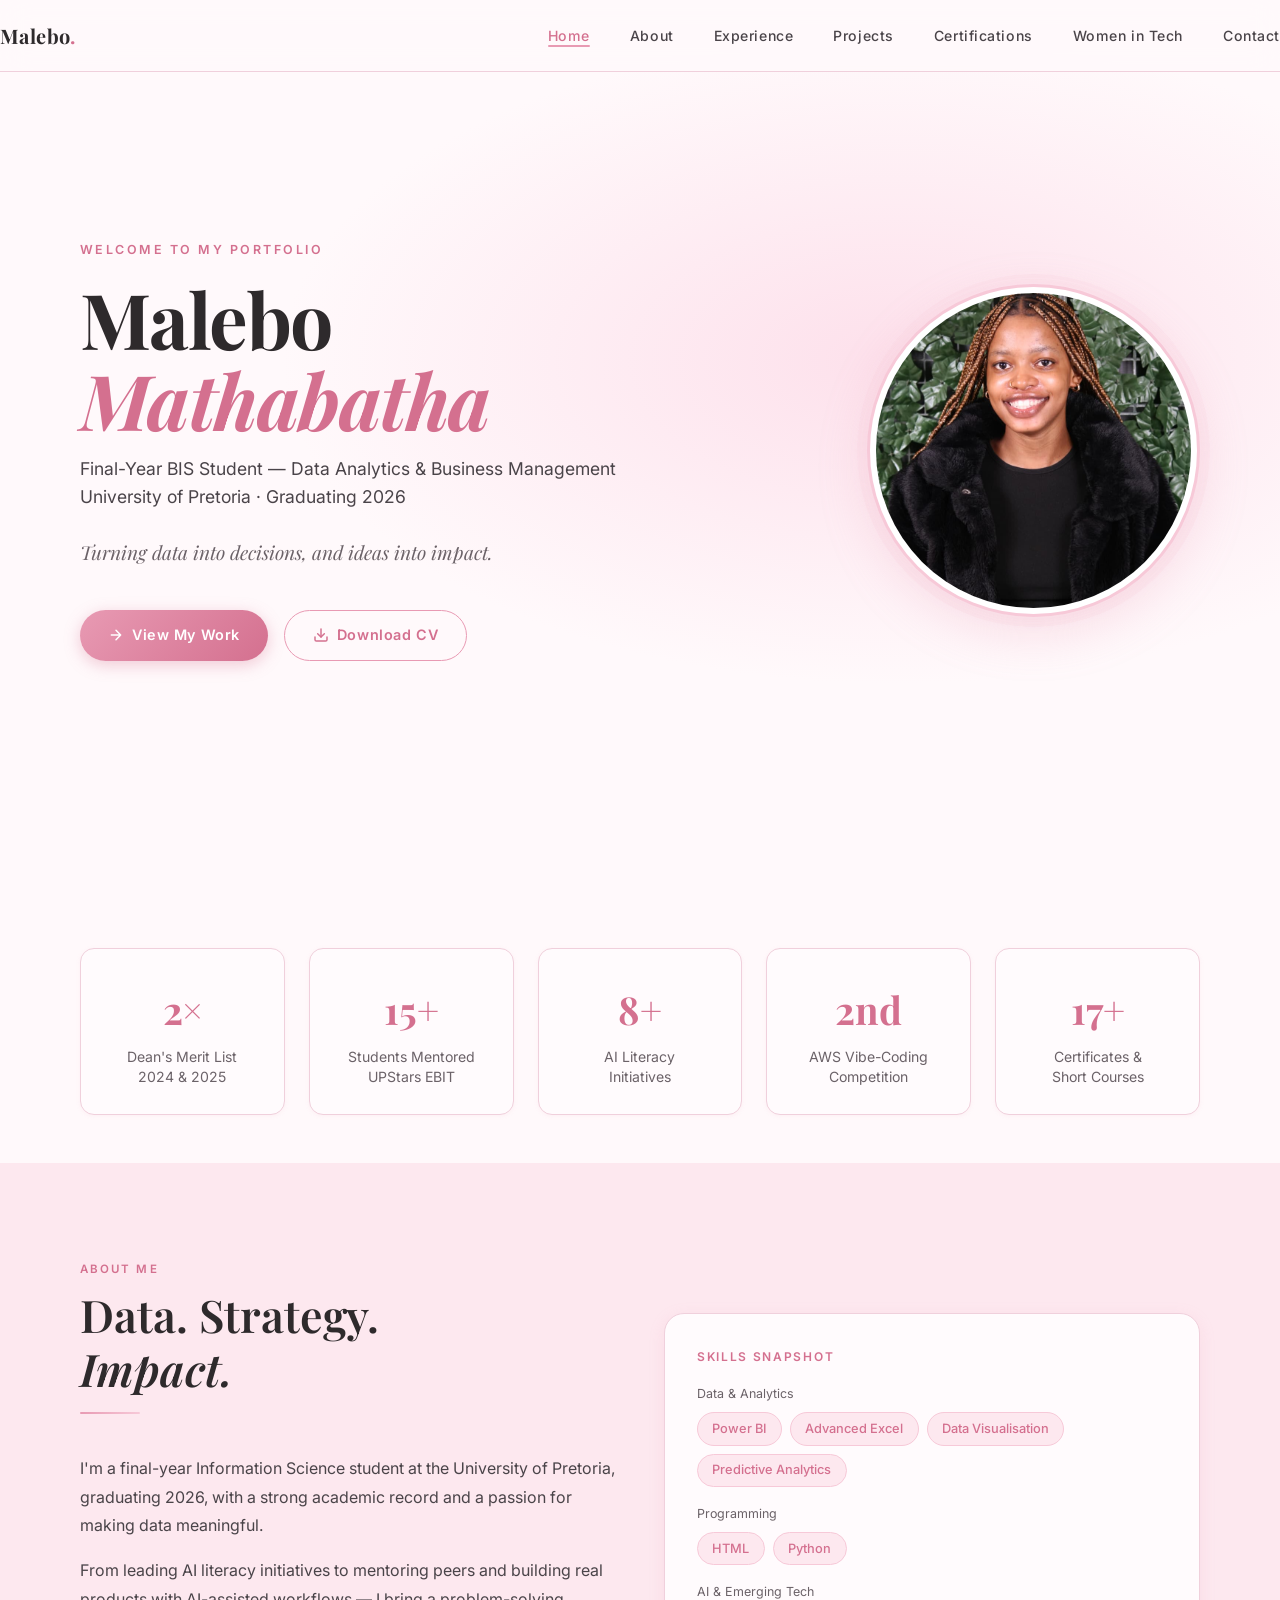
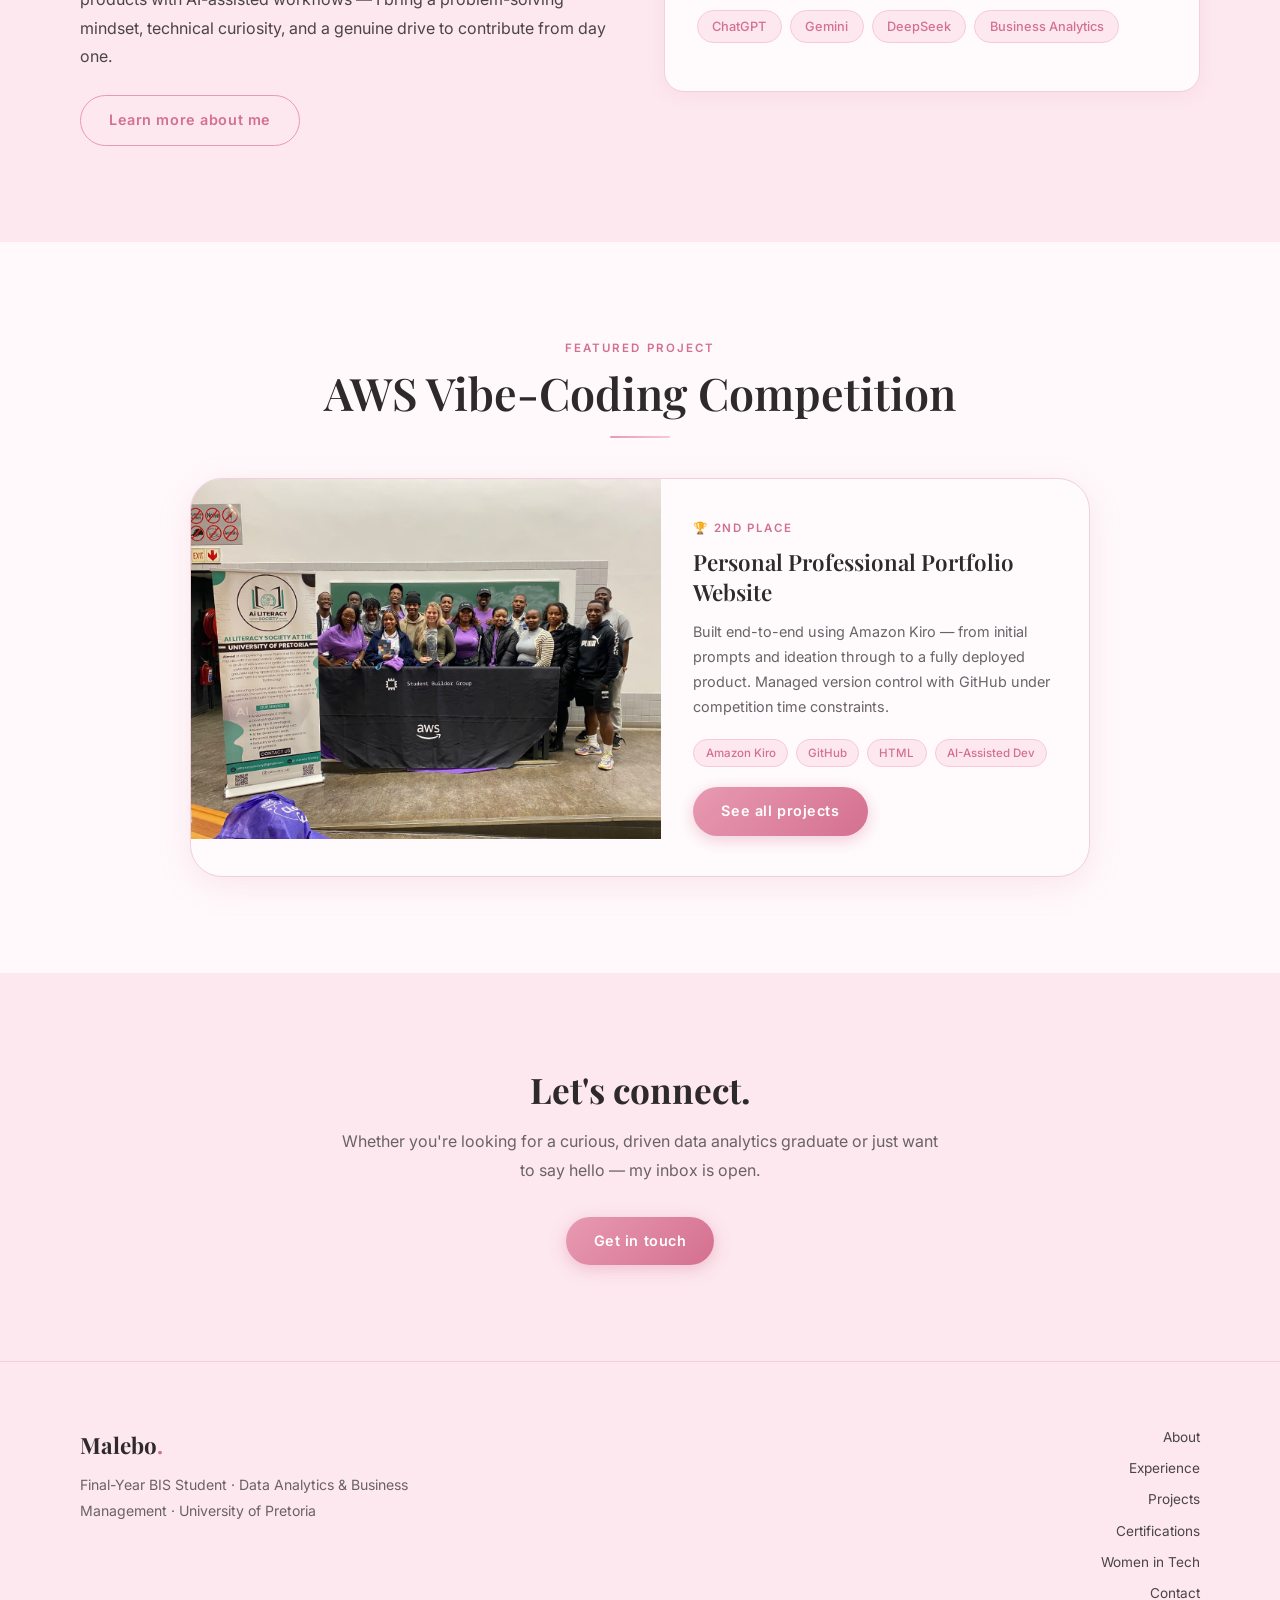
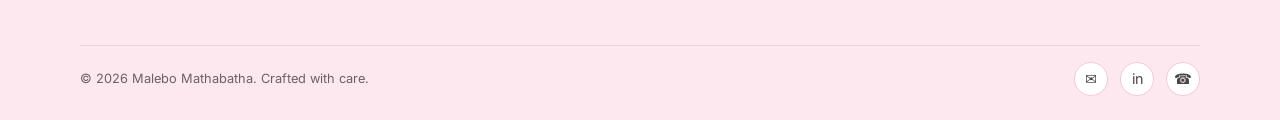
<file: index.html>
<!DOCTYPE html>
<html lang="en">
<head>
  <meta charset="UTF-8">
  <meta name="viewport" content="width=device-width, initial-scale=1.0">
  <meta name="description" content="Malebo Mathabatha — Final-year BIS student at the University of Pretoria, majoring in Data Analytics and Business Management. Portfolio website.">
  <title>Malebo Mathabatha — Portfolio</title>
  <link rel="preconnect" href="https://fonts.googleapis.com">
  <link rel="preconnect" href="https://fonts.gstatic.com" crossorigin>
  <link rel="stylesheet" href="assets/style.css">
</head>
<body>

  <!-- ── NAV ─────────────────────────────────────────────── -->
  <nav class="nav" role="navigation" aria-label="Main navigation">
    <div class="container nav__inner">
      <a href="index.html" class="nav__logo" aria-label="Malebo Mathabatha home">
        Malebo<span>.</span>
      </a>
      <ul class="nav__links" role="list">
        <li><a href="index.html"          class="nav__link">Home</a></li>
        <li><a href="about.html"          class="nav__link">About</a></li>
        <li><a href="experience.html"     class="nav__link">Experience</a></li>
        <li><a href="projects.html"       class="nav__link">Projects</a></li>
        <li><a href="certifications.html" class="nav__link">Certifications</a></li>
        <li><a href="women-in-tech.html"  class="nav__link">Women in Tech</a></li>
        <li><a href="contact.html"        class="nav__link">Contact</a></li>
      </ul>
      <button class="nav__burger" aria-label="Toggle menu" aria-expanded="false" aria-controls="mobile-menu">
        <span></span><span></span><span></span>
      </button>
    </div>
  </nav>

  <!-- Mobile menu -->
  <div class="nav__mobile" id="mobile-menu" aria-hidden="true">
    <a href="index.html"          class="nav__link">Home</a>
    <a href="about.html"          class="nav__link">About</a>
    <a href="experience.html"     class="nav__link">Experience</a>
    <a href="projects.html"       class="nav__link">Projects</a>
    <a href="certifications.html" class="nav__link">Certifications</a>
    <a href="women-in-tech.html"  class="nav__link">Women in Tech</a>
    <a href="contact.html"        class="nav__link">Contact</a>
  </div>

  <!-- ── HERO ─────────────────────────────────────────────── -->
  <main>
    <section class="hero" aria-label="Introduction">
      <div class="container hero__inner">

        <!-- Text block -->
        <div class="hero__text">
          <p class="hero__eyebrow">Welcome to my portfolio</p>
          <h1 class="hero__name">
            Malebo<br><em>Mathabatha</em>
          </h1>
          <p class="hero__title">
            Final-Year BIS Student — Data Analytics &amp; Business Management<br>
            University of Pretoria · Graduating 2026
          </p>
          <p class="hero__tagline">
            Turning data into decisions, and ideas into impact.
          </p>
          <div class="hero__actions">
            <a href="projects.html" class="btn btn--primary">
              <!-- arrow right icon -->
              <svg width="16" height="16" viewBox="0 0 24 24" fill="none" stroke="currentColor" stroke-width="2.2" stroke-linecap="round" stroke-linejoin="round" aria-hidden="true"><path d="M5 12h14M12 5l7 7-7 7"/></svg>
              View My Work
            </a>
            <a href="assets/cv/Malebo_Mathabatha_CV.pdf" download class="btn btn--outline">
              <!-- download icon -->
              <svg width="16" height="16" viewBox="0 0 24 24" fill="none" stroke="currentColor" stroke-width="2.2" stroke-linecap="round" stroke-linejoin="round" aria-hidden="true"><path d="M21 15v4a2 2 0 0 1-2 2H5a2 2 0 0 1-2-2v-4"/><polyline points="7 10 12 15 17 10"/><line x1="12" y1="15" x2="12" y2="3"/></svg>
              Download CV
            </a>
          </div>
        </div>

        <!-- Photo -->
        <div class="hero__photo-wrap" aria-hidden="true">
          <div class="hero__photo-ring">
            <img
              src="assets/images/Picture.jpeg"
              alt="Malebo Mathabatha — professional headshot"
              width="360"
              height="360"
              loading="eager"
            >
          </div>
        </div>

      </div>
    </section>

    <!-- ── QUICK STATS STRIP ──────────────────────────────── -->
    <section class="section" aria-label="Key highlights" style="padding: 3rem 0;">
      <div class="container">
        <div style="display:grid;grid-template-columns:repeat(auto-fit,minmax(180px,1fr));gap:1.5rem;text-align:center;">

          <div class="card fade-in delay-1" style="padding:1.75rem 1rem;">
            <div style="font-family:var(--font-serif);font-size:2.4rem;font-weight:700;color:var(--rose-deep);margin-bottom:0.3rem;">2×</div>
            <div style="font-size:0.88rem;color:var(--charcoal-soft);line-height:1.4;">Dean's Merit List<br>2024 &amp; 2025</div>
          </div>

          <div class="card fade-in delay-2" style="padding:1.75rem 1rem;">
            <div style="font-family:var(--font-serif);font-size:2.4rem;font-weight:700;color:var(--rose-deep);margin-bottom:0.3rem;">15+</div>
            <div style="font-size:0.88rem;color:var(--charcoal-soft);line-height:1.4;">Students Mentored<br>UPStars EBIT</div>
          </div>

          <div class="card fade-in delay-3" style="padding:1.75rem 1rem;">
            <div style="font-family:var(--font-serif);font-size:2.4rem;font-weight:700;color:var(--rose-deep);margin-bottom:0.3rem;">8+</div>
            <div style="font-size:0.88rem;color:var(--charcoal-soft);line-height:1.4;">AI Literacy<br>Initiatives</div>
          </div>

          <div class="card fade-in delay-4" style="padding:1.75rem 1rem;">
            <div style="font-family:var(--font-serif);font-size:2.4rem;font-weight:700;color:var(--rose-deep);margin-bottom:0.3rem;">2nd</div>
            <div style="font-size:0.88rem;color:var(--charcoal-soft);line-height:1.4;">AWS Vibe-Coding<br>Competition</div>
          </div>

          <div class="card fade-in delay-5" style="padding:1.75rem 1rem;">
            <div style="font-family:var(--font-serif);font-size:2.4rem;font-weight:700;color:var(--rose-deep);margin-bottom:0.3rem;">17+</div>
            <div style="font-size:0.88rem;color:var(--charcoal-soft);line-height:1.4;">Certificates &amp;<br>Short Courses</div>
          </div>

        </div>
      </div>
    </section>

    <!-- ── ABOUT SNIPPET ──────────────────────────────────── -->
    <section class="section section--alt" aria-labelledby="home-about-title">
      <div class="container" style="display:grid;grid-template-columns:1fr 1fr;gap:3rem;align-items:center;">

        <div class="fade-in">
          <p class="section__eyebrow">About Me</p>
          <h2 class="section__title" id="home-about-title">Data. Strategy.<br><em>Impact.</em></h2>
          <div class="section__divider"></div>
          <p style="margin-bottom:1rem;">
            I'm a final-year Information Science student at the University of Pretoria, graduating 2026, with a strong academic record and a passion for making data meaningful.
          </p>
          <p style="margin-bottom:1.5rem;">
            From leading AI literacy initiatives to mentoring peers and building real products with AI-assisted workflows — I bring a problem-solving mindset, technical curiosity, and a genuine drive to contribute from day one.
          </p>
          <a href="about.html" class="btn btn--outline">Learn more about me</a>
        </div>

        <!-- Skills preview pills -->
        <div class="fade-in delay-2">
          <div style="background:var(--bg-card);border:1px solid var(--divider);border-radius:var(--radius-lg);padding:2rem;box-shadow:var(--shadow-sm);">
            <p style="font-size:0.75rem;font-weight:600;letter-spacing:0.14em;text-transform:uppercase;color:var(--rose-deep);margin-bottom:1rem;">Skills snapshot</p>

            <p style="font-size:0.78rem;color:var(--charcoal-soft);margin-bottom:0.4rem;">Data &amp; Analytics</p>
            <div class="pill-group" style="margin-bottom:1rem;">
              <span class="pill">Power BI</span>
              <span class="pill">Advanced Excel</span>
              <span class="pill">Data Visualisation</span>
              <span class="pill">Predictive Analytics</span>
            </div>

            <p style="font-size:0.78rem;color:var(--charcoal-soft);margin-bottom:0.4rem;">Programming</p>
            <div class="pill-group" style="margin-bottom:1rem;">
              <span class="pill">HTML</span>
              <span class="pill">Python</span>
            </div>

            <p style="font-size:0.78rem;color:var(--charcoal-soft);margin-bottom:0.4rem;">AI &amp; Emerging Tech</p>
            <div class="pill-group">
              <span class="pill">ChatGPT</span>
              <span class="pill">Gemini</span>
              <span class="pill">DeepSeek</span>
              <span class="pill">Business Analytics</span>
            </div>
          </div>
        </div>

      </div>
    </section>

    <!-- ── FEATURED PROJECT ───────────────────────────────── -->
    <section class="section" aria-labelledby="home-project-title">
      <div class="container" style="text-align:center;">
        <p class="section__eyebrow">Featured Project</p>
        <h2 class="section__title" id="home-project-title">AWS Vibe-Coding Competition</h2>
        <div class="section__divider section__divider--center"></div>
      </div>
      <div class="container">
        <div class="fade-in" style="background:var(--bg-card);border:1px solid var(--divider);border-radius:var(--radius-xl);overflow:hidden;box-shadow:var(--shadow-md);display:grid;grid-template-columns:1.1fr 1fr;max-width:900px;margin:0 auto;">

          <!-- Image -->
          <div style="overflow:hidden;max-height:360px;">
            <img
              src="assets/images/aws.jpeg"
              alt="AI Literacy Society with AWS Student Builder Group at the Vibe. Ship. Win. workshop"
              style="width:100%;height:100%;object-fit:cover;display:block;transition:transform 0.5s ease;"
              onmouseover="this.style.transform='scale(1.04)'"
              onmouseout="this.style.transform='scale(1)'"
            >
          </div>

          <!-- Text -->
          <div style="padding:2.5rem 2rem;display:flex;flex-direction:column;justify-content:center;">
            <span style="font-size:0.72rem;font-weight:600;letter-spacing:0.14em;text-transform:uppercase;color:var(--rose-deep);margin-bottom:0.6rem;display:block;">🏆 2nd Place</span>
            <h3 style="font-family:var(--font-serif);font-size:1.4rem;font-weight:600;margin-bottom:0.75rem;line-height:1.3;">Personal Professional Portfolio Website</h3>
            <p style="font-size:0.9rem;color:var(--charcoal-soft);line-height:1.75;margin-bottom:1.25rem;">
              Built end-to-end using Amazon Kiro — from initial prompts and ideation through to a fully deployed product. Managed version control with GitHub under competition time constraints.
            </p>
            <div class="pill-group" style="margin-bottom:1.25rem;">
              <span class="pill pill--small">Amazon Kiro</span>
              <span class="pill pill--small">GitHub</span>
              <span class="pill pill--small">HTML</span>
              <span class="pill pill--small">AI-Assisted Dev</span>
            </div>
            <a href="projects.html" class="btn btn--primary" style="align-self:flex-start;">See all projects</a>
          </div>

        </div>
      </div>
    </section>

    <!-- ── CTA STRIP ─────────────────────────────────────── -->
    <section class="section section--alt" aria-label="Call to action">
      <div class="container" style="text-align:center;max-width:600px;margin-inline:auto;">
        <div class="fade-in">
          <h2 style="font-family:var(--font-serif);font-size:clamp(1.6rem,3vw,2.2rem);margin-bottom:1rem;">Let's connect.</h2>
          <p style="color:var(--charcoal-soft);margin-bottom:2rem;">Whether you're looking for a curious, driven data analytics graduate or just want to say hello — my inbox is open.</p>
          <a href="contact.html" class="btn btn--primary">Get in touch</a>
        </div>
      </div>
    </section>

  </main>

  <!-- ── FOOTER ────────────────────────────────────────────── -->
  <footer class="footer" aria-label="Site footer">
    <div class="container">
      <div class="footer__inner">
        <div>
          <div class="footer__logo">Malebo<span>.</span></div>
          <p class="footer__tagline">Final-Year BIS Student · Data Analytics &amp; Business Management · University of Pretoria</p>
        </div>
        <nav class="footer__nav" aria-label="Footer navigation">
          <a href="about.html">About</a>
          <a href="experience.html">Experience</a>
          <a href="projects.html">Projects</a>
          <a href="certifications.html">Certifications</a>
          <a href="women-in-tech.html">Women in Tech</a>
          <a href="contact.html">Contact</a>
        </nav>
      </div>
      <div class="footer__bottom">
        <span class="footer__copy">&copy; 2026 Malebo Mathabatha. Crafted with care.</span>
        <div class="footer__socials">
          <a href="mailto:mathabatha.malebo1@gmail.com" class="footer__social-link" aria-label="Email Malebo">
            ✉
          </a>
          <a href="https://www.linkedin.com/in/malebo-mathabatha" target="_blank" rel="noopener" class="footer__social-link" aria-label="Malebo on LinkedIn">
            in
          </a>
          <a href="tel:0727267038" class="footer__social-link" aria-label="Call Malebo">
            ☎
          </a>
        </div>
      </div>
    </div>
  </footer>

  <!-- Scroll to top -->
  <button class="scroll-top" aria-label="Scroll to top">↑</button>

  <script src="assets/script.js"></script>
</body>
</html>
</file>
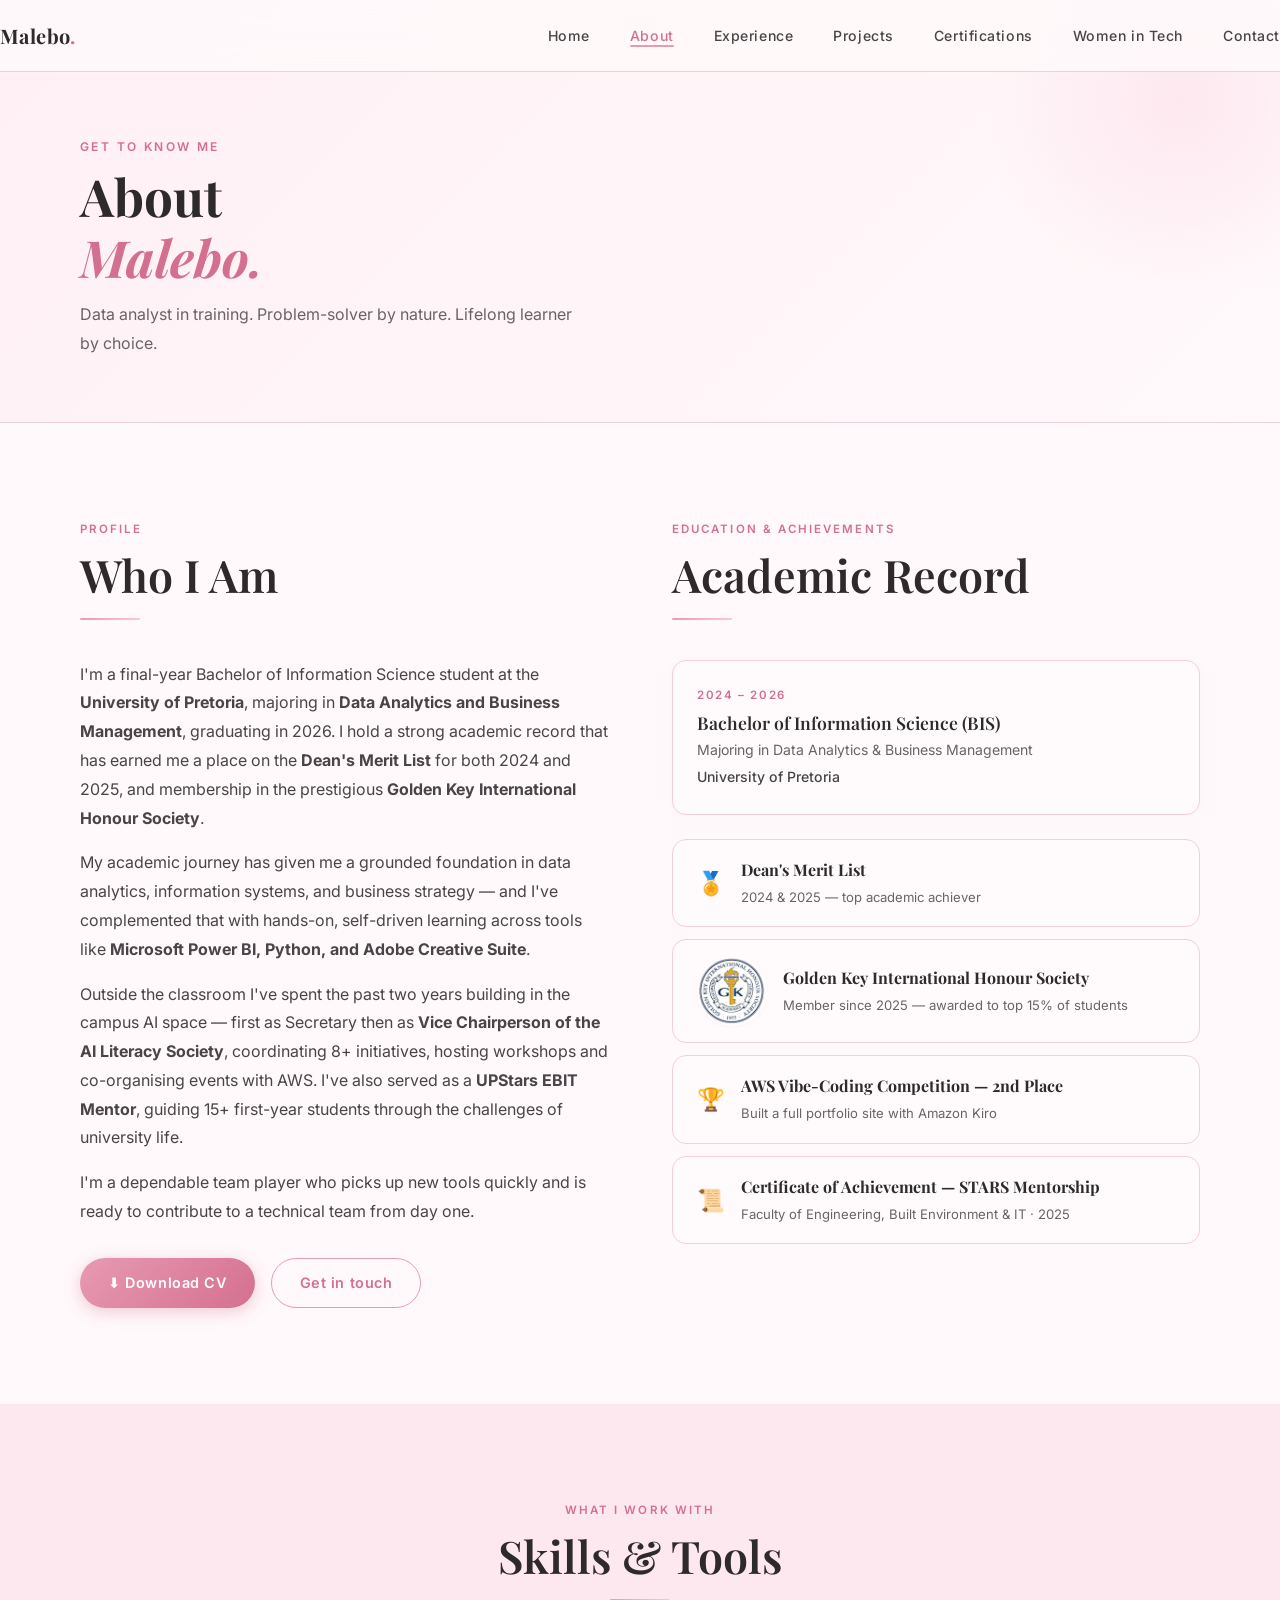
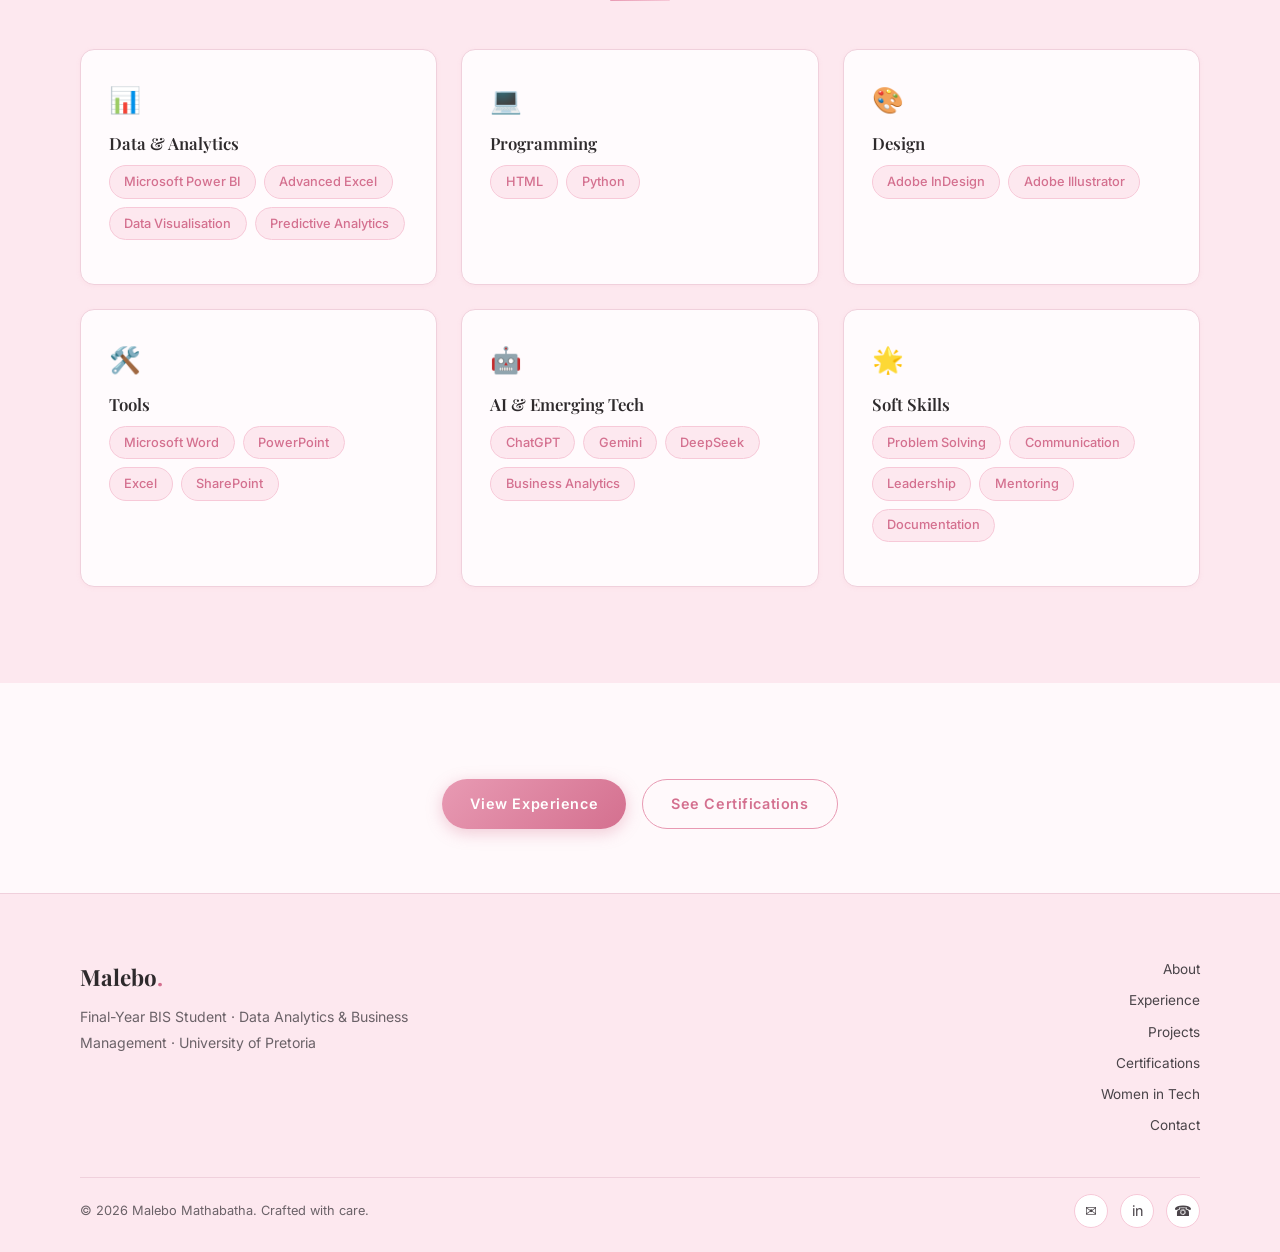
<file: about.html>
<!DOCTYPE html>
<html lang="en">
<head>
  <meta charset="UTF-8">
  <meta name="viewport" content="width=device-width, initial-scale=1.0">
  <meta name="description" content="About Malebo Mathabatha — final-year BIS student, Dean's Merit List, Golden Key International Honour Society member. Skills in data analytics, Power BI, Python.">
  <title>About — Malebo Mathabatha</title>
  <link rel="preconnect" href="https://fonts.googleapis.com">
  <link rel="preconnect" href="https://fonts.gstatic.com" crossorigin>
  <link rel="stylesheet" href="assets/style.css">
</head>
<body>

  <!-- ── NAV ─────────────────────────────────────────────── -->
  <nav class="nav" role="navigation" aria-label="Main navigation">
    <div class="container nav__inner">
      <a href="index.html" class="nav__logo">Malebo<span>.</span></a>
      <ul class="nav__links" role="list">
        <li><a href="index.html"          class="nav__link">Home</a></li>
        <li><a href="about.html"          class="nav__link">About</a></li>
        <li><a href="experience.html"     class="nav__link">Experience</a></li>
        <li><a href="projects.html"       class="nav__link">Projects</a></li>
        <li><a href="certifications.html" class="nav__link">Certifications</a></li>
        <li><a href="women-in-tech.html"  class="nav__link">Women in Tech</a></li>
        <li><a href="contact.html"        class="nav__link">Contact</a></li>
      </ul>
      <button class="nav__burger" aria-label="Toggle menu" aria-expanded="false" aria-controls="mobile-menu">
        <span></span><span></span><span></span>
      </button>
    </div>
  </nav>
  <div class="nav__mobile" id="mobile-menu" aria-hidden="true">
    <a href="index.html"          class="nav__link">Home</a>
    <a href="about.html"          class="nav__link">About</a>
    <a href="experience.html"     class="nav__link">Experience</a>
    <a href="projects.html"       class="nav__link">Projects</a>
    <a href="certifications.html" class="nav__link">Certifications</a>
    <a href="women-in-tech.html"  class="nav__link">Women in Tech</a>
    <a href="contact.html"        class="nav__link">Contact</a>
  </div>

  <!-- ── PAGE HERO ─────────────────────────────────────────── -->
  <header class="page-hero" aria-labelledby="about-title">
    <div class="container">
      <p class="page-hero__eyebrow">Get to know me</p>
      <h1 class="page-hero__title" id="about-title">About<br><em style="font-style:italic;color:var(--rose-deep);">Malebo.</em></h1>
      <p class="page-hero__sub">Data analyst in training. Problem-solver by nature. Lifelong learner by choice.</p>
    </div>
  </header>

  <main>

    <!-- ── PROFILE + ACHIEVEMENTS ───────────────────────── -->
    <section class="section" aria-labelledby="profile-title">
      <div class="container about-grid">

        <!-- Left: narrative -->
        <div class="about__profile fade-in">
          <p class="section__eyebrow">Profile</p>
          <h2 class="section__title" id="profile-title">Who I Am</h2>
          <div class="section__divider"></div>

          <p>
            I'm a final-year Bachelor of Information Science student at the <strong>University of Pretoria</strong>, majoring in <strong>Data Analytics and Business Management</strong>, graduating in 2026. I hold a strong academic record that has earned me a place on the <strong>Dean's Merit List</strong> for both 2024 and 2025, and membership in the prestigious <strong>Golden Key International Honour Society</strong>.
          </p>
          <p>
            My academic journey has given me a grounded foundation in data analytics, information systems, and business strategy — and I've complemented that with hands-on, self-driven learning across tools like <strong>Microsoft Power BI, Python, and Adobe Creative Suite</strong>.
          </p>
          <p>
            Outside the classroom I've spent the past two years building in the campus AI space — first as Secretary then as <strong>Vice Chairperson of the AI Literacy Society</strong>, coordinating 8+ initiatives, hosting workshops and co-organising events with AWS. I've also served as a <strong>UPStars EBIT Mentor</strong>, guiding 15+ first-year students through the challenges of university life.
          </p>
          <p>
            I'm a dependable team player who picks up new tools quickly and is ready to contribute to a technical team from day one.
          </p>

          <div style="margin-top:2rem;display:flex;gap:1rem;flex-wrap:wrap;">
            <a href="assets/cv/Malebo_Mathabatha_CV.pdf" download class="btn btn--primary">
              ⬇ Download CV
            </a>
            <a href="contact.html" class="btn btn--outline">Get in touch</a>
          </div>
        </div>

        <!-- Right: achievements + quick facts -->
        <div class="fade-in delay-2">
          <p class="section__eyebrow">Education &amp; Achievements</p>
          <h2 class="section__title">Academic Record</h2>
          <div class="section__divider"></div>

          <!-- Degree card -->
          <div style="background:var(--bg-card);border:1px solid var(--divider);border-radius:var(--radius-md);padding:1.5rem;margin-bottom:1.5rem;box-shadow:var(--shadow-xs);">
            <p style="font-size:0.72rem;font-weight:600;letter-spacing:0.14em;text-transform:uppercase;color:var(--rose-deep);margin-bottom:0.4rem;">2024 – 2026</p>
            <h3 style="font-family:var(--font-serif);font-size:1.1rem;font-weight:600;margin-bottom:0.25rem;">Bachelor of Information Science (BIS)</h3>
            <p style="font-size:0.88rem;color:var(--charcoal-soft);margin-bottom:0.15rem;">Majoring in Data Analytics &amp; Business Management</p>
            <p style="font-size:0.88rem;color:var(--charcoal-mid);font-weight:500;">University of Pretoria</p>
          </div>

          <!-- Achievements -->
          <div class="achievement-item fade-in delay-3">
            <span class="achievement-item__icon" aria-hidden="true">🏅</span>
            <div class="achievement-item__text">
              <strong>Dean's Merit List</strong>
              <span>2024 &amp; 2025 — top academic achiever</span>
            </div>
          </div>

          <div class="achievement-item fade-in delay-4">
            <!-- Golden Key badge image -->
            <img
              src="assets/images/golden_key.jpg"
              alt="Golden Key International Honour Society emblem"
              class="achievement-item__badge"
              width="70"
              height="70"
            >
            <div class="achievement-item__text">
              <strong>Golden Key International Honour Society</strong>
              <span>Member since 2025 — awarded to top 15% of students</span>
            </div>
          </div>

          <div class="achievement-item fade-in delay-5">
            <span class="achievement-item__icon" aria-hidden="true">🏆</span>
            <div class="achievement-item__text">
              <strong>AWS Vibe-Coding Competition — 2nd Place</strong>
              <span>Built a full portfolio site with Amazon Kiro</span>
            </div>
          </div>

          <!-- UPStars certificate callout -->
          <div class="achievement-item fade-in delay-6">
            <span class="achievement-item__icon" aria-hidden="true">📜</span>
            <div class="achievement-item__text">
              <strong>Certificate of Achievement — STARS Mentorship</strong>
              <span>Faculty of Engineering, Built Environment &amp; IT · 2025</span>
            </div>
          </div>

        </div>

      </div>
    </section>

    <!-- ── SKILLS ─────────────────────────────────────────── -->
    <section class="section section--alt" aria-labelledby="skills-title">
      <div class="container">
        <div class="text-center" style="max-width:52ch;margin-inline:auto;margin-bottom:3rem;">
          <p class="section__eyebrow">What I work with</p>
          <h2 class="section__title" id="skills-title">Skills &amp; Tools</h2>
          <div class="section__divider section__divider--center"></div>
        </div>

        <div style="display:grid;grid-template-columns:repeat(auto-fill,minmax(280px,1fr));gap:1.5rem;">

          <!-- Data & Analytics -->
          <div class="card fade-in delay-1" style="padding:1.75rem;">
            <div style="font-size:1.6rem;margin-bottom:0.75rem;" aria-hidden="true">📊</div>
            <h3 style="font-family:var(--font-serif);font-size:1.05rem;font-weight:600;margin-bottom:0.75rem;">Data &amp; Analytics</h3>
            <div class="pill-group">
              <span class="pill">Microsoft Power BI</span>
              <span class="pill">Advanced Excel</span>
              <span class="pill">Data Visualisation</span>
              <span class="pill">Predictive Analytics</span>
            </div>
          </div>

          <!-- Programming -->
          <div class="card fade-in delay-2" style="padding:1.75rem;">
            <div style="font-size:1.6rem;margin-bottom:0.75rem;" aria-hidden="true">💻</div>
            <h3 style="font-family:var(--font-serif);font-size:1.05rem;font-weight:600;margin-bottom:0.75rem;">Programming</h3>
            <div class="pill-group">
              <span class="pill">HTML</span>
              <span class="pill">Python</span>
            </div>
          </div>

          <!-- Design -->
          <div class="card fade-in delay-3" style="padding:1.75rem;">
            <div style="font-size:1.6rem;margin-bottom:0.75rem;" aria-hidden="true">🎨</div>
            <h3 style="font-family:var(--font-serif);font-size:1.05rem;font-weight:600;margin-bottom:0.75rem;">Design</h3>
            <div class="pill-group">
              <span class="pill">Adobe InDesign</span>
              <span class="pill">Adobe Illustrator</span>
            </div>
          </div>

          <!-- Tools -->
          <div class="card fade-in delay-4" style="padding:1.75rem;">
            <div style="font-size:1.6rem;margin-bottom:0.75rem;" aria-hidden="true">🛠️</div>
            <h3 style="font-family:var(--font-serif);font-size:1.05rem;font-weight:600;margin-bottom:0.75rem;">Tools</h3>
            <div class="pill-group">
              <span class="pill">Microsoft Word</span>
              <span class="pill">PowerPoint</span>
              <span class="pill">Excel</span>
              <span class="pill">SharePoint</span>
            </div>
          </div>

          <!-- AI & Emerging Tech -->
          <div class="card fade-in delay-5" style="padding:1.75rem;">
            <div style="font-size:1.6rem;margin-bottom:0.75rem;" aria-hidden="true">🤖</div>
            <h3 style="font-family:var(--font-serif);font-size:1.05rem;font-weight:600;margin-bottom:0.75rem;">AI &amp; Emerging Tech</h3>
            <div class="pill-group">
              <span class="pill">ChatGPT</span>
              <span class="pill">Gemini</span>
              <span class="pill">DeepSeek</span>
              <span class="pill">Business Analytics</span>
            </div>
          </div>

          <!-- Soft skills -->
          <div class="card fade-in delay-6" style="padding:1.75rem;">
            <div style="font-size:1.6rem;margin-bottom:0.75rem;" aria-hidden="true">🌟</div>
            <h3 style="font-family:var(--font-serif);font-size:1.05rem;font-weight:600;margin-bottom:0.75rem;">Soft Skills</h3>
            <div class="pill-group">
              <span class="pill">Problem Solving</span>
              <span class="pill">Communication</span>
              <span class="pill">Leadership</span>
              <span class="pill">Mentoring</span>
              <span class="pill">Documentation</span>
            </div>
          </div>

        </div>
      </div>
    </section>

    <!-- ── CTA ─────────────────────────────────────────────── -->
    <section class="section" aria-label="Navigation prompts" style="padding-bottom:4rem;">
      <div class="container" style="text-align:center;">
        <div class="fade-in" style="display:flex;gap:1rem;justify-content:center;flex-wrap:wrap;">
          <a href="experience.html" class="btn btn--primary">View Experience</a>
          <a href="certifications.html" class="btn btn--outline">See Certifications</a>
        </div>
      </div>
    </section>

  </main>

  <!-- ── FOOTER ────────────────────────────────────────────── -->
  <footer class="footer" aria-label="Site footer">
    <div class="container">
      <div class="footer__inner">
        <div>
          <div class="footer__logo">Malebo<span>.</span></div>
          <p class="footer__tagline">Final-Year BIS Student · Data Analytics &amp; Business Management · University of Pretoria</p>
        </div>
        <nav class="footer__nav" aria-label="Footer navigation">
          <a href="about.html">About</a>
          <a href="experience.html">Experience</a>
          <a href="projects.html">Projects</a>
          <a href="certifications.html">Certifications</a>
          <a href="women-in-tech.html">Women in Tech</a>
          <a href="contact.html">Contact</a>
        </nav>
      </div>
      <div class="footer__bottom">
        <span class="footer__copy">&copy; 2026 Malebo Mathabatha. Crafted with care.</span>
        <div class="footer__socials">
          <a href="mailto:mathabatha.malebo1@gmail.com" class="footer__social-link" aria-label="Email">✉</a>
          <a href="https://www.linkedin.com/in/malebo-mathabatha" target="_blank" rel="noopener" class="footer__social-link" aria-label="LinkedIn">in</a>
          <a href="tel:0727267038" class="footer__social-link" aria-label="Phone">☎</a>
        </div>
      </div>
    </div>
  </footer>

  <button class="scroll-top" aria-label="Scroll to top">↑</button>
  <script src="assets/script.js"></script>
</body>
</html>
</file>
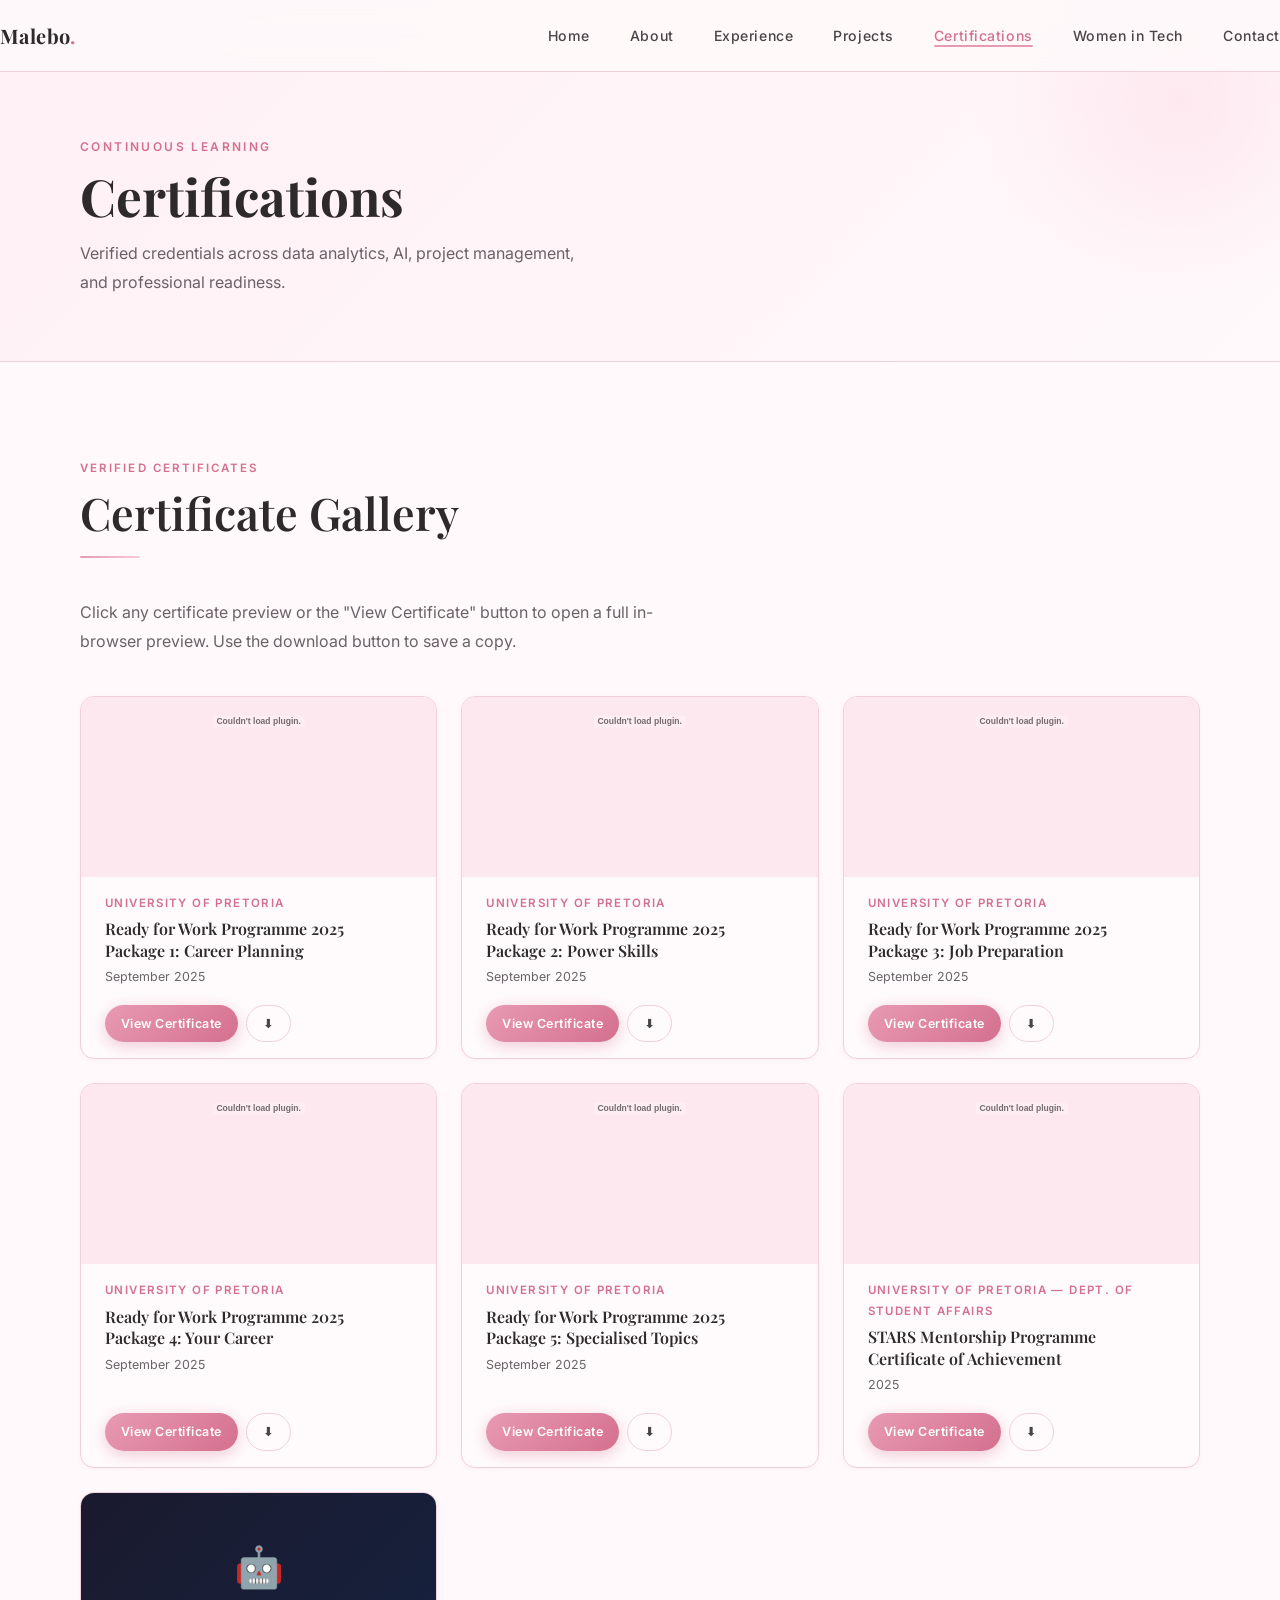
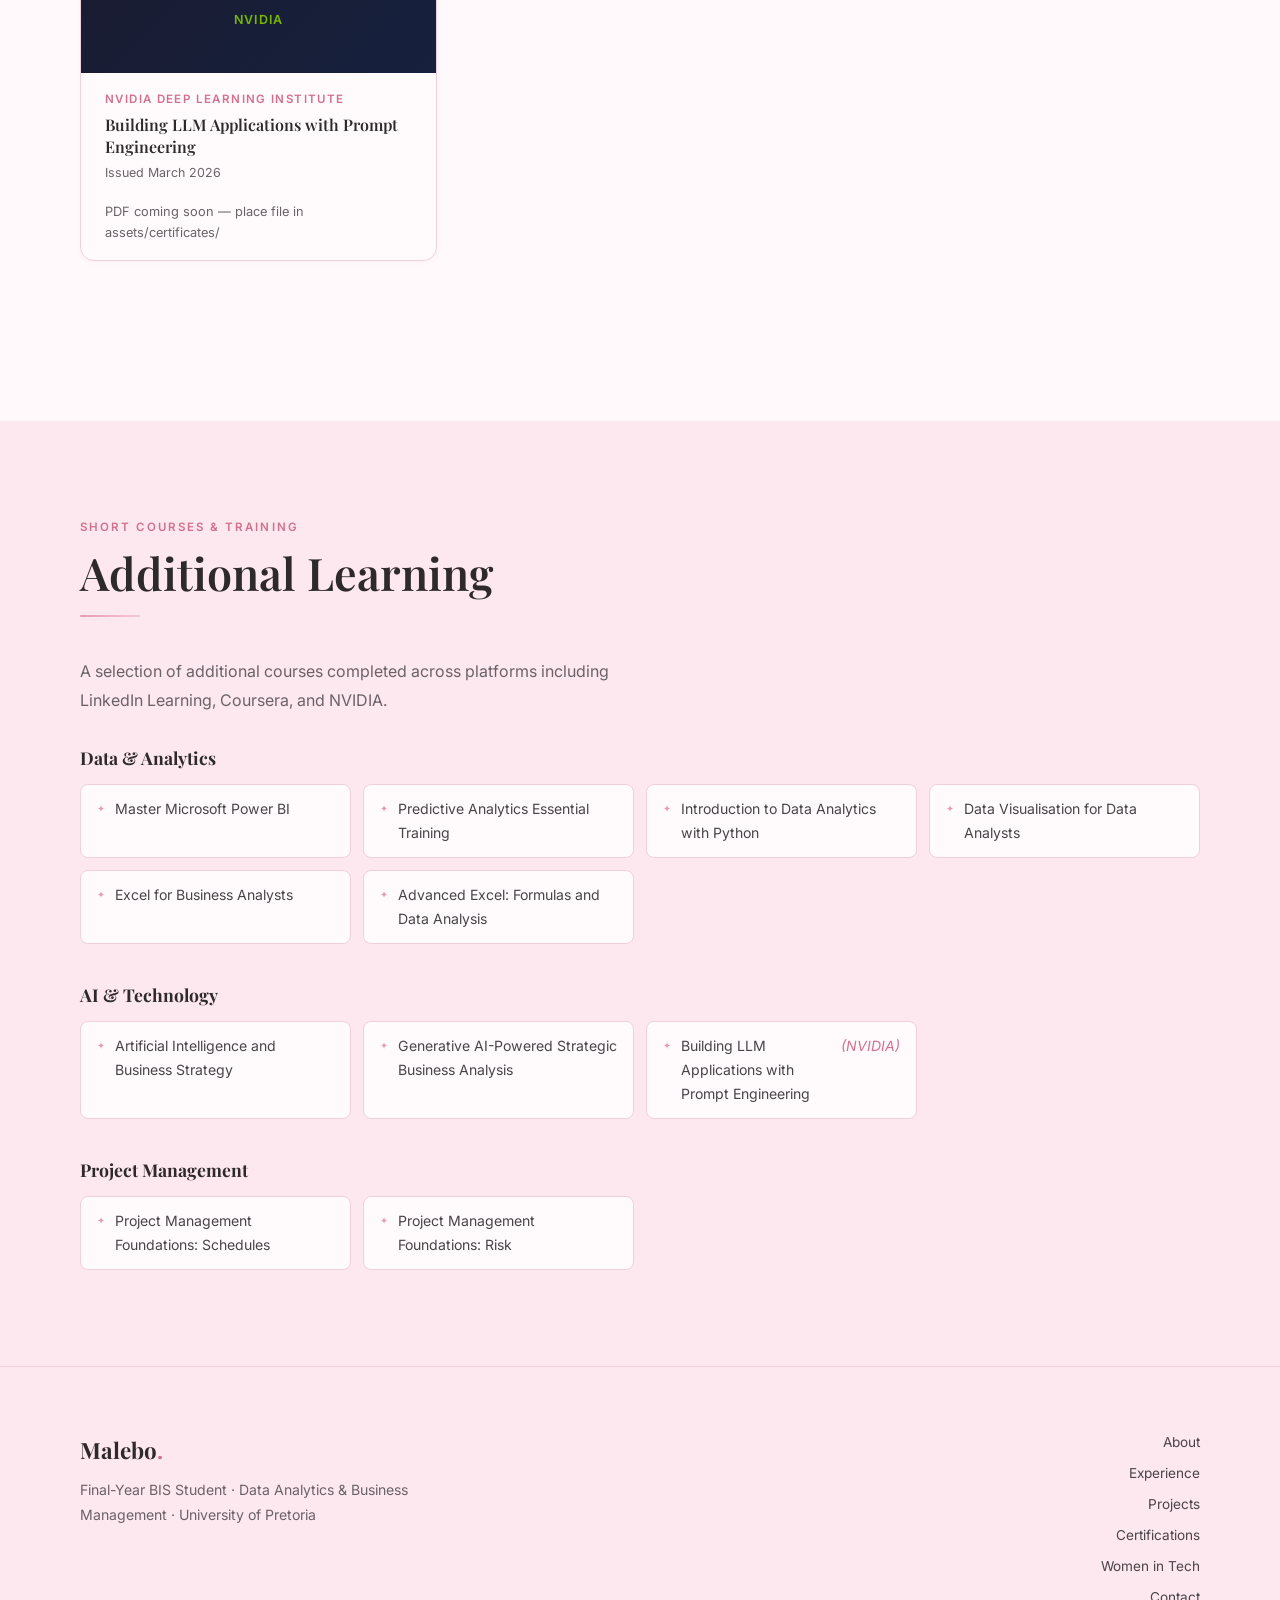
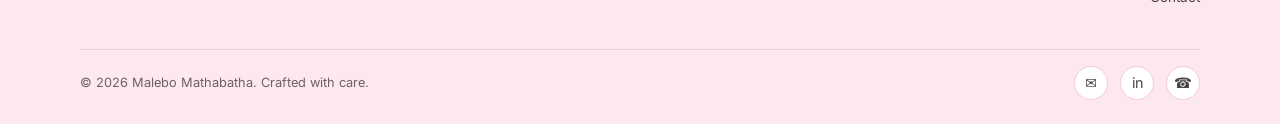
<file: certifications.html>
<!DOCTYPE html>
<html lang="en">
<head>
  <meta charset="UTF-8">
  <meta name="viewport" content="width=device-width, initial-scale=1.0">
  <meta name="description" content="Certifications — Malebo Mathabatha. Ready for Work Programme, NVIDIA Prompt Engineering, STARS Mentorship, Power BI, Python, and more.">
  <title>Certifications — Malebo Mathabatha</title>
  <link rel="preconnect" href="https://fonts.googleapis.com">
  <link rel="preconnect" href="https://fonts.gstatic.com" crossorigin>
  <link rel="stylesheet" href="assets/style.css">
</head>
<body>

  <!-- ── NAV ─────────────────────────────────────────────── -->
  <nav class="nav" role="navigation" aria-label="Main navigation">
    <div class="container nav__inner">
      <a href="index.html" class="nav__logo">Malebo<span>.</span></a>
      <ul class="nav__links" role="list">
        <li><a href="index.html"          class="nav__link">Home</a></li>
        <li><a href="about.html"          class="nav__link">About</a></li>
        <li><a href="experience.html"     class="nav__link">Experience</a></li>
        <li><a href="projects.html"       class="nav__link">Projects</a></li>
        <li><a href="certifications.html" class="nav__link">Certifications</a></li>
        <li><a href="women-in-tech.html"  class="nav__link">Women in Tech</a></li>
        <li><a href="contact.html"        class="nav__link">Contact</a></li>
      </ul>
      <button class="nav__burger" aria-label="Toggle menu" aria-expanded="false" aria-controls="mobile-menu">
        <span></span><span></span><span></span>
      </button>
    </div>
  </nav>
  <div class="nav__mobile" id="mobile-menu" aria-hidden="true">
    <a href="index.html"          class="nav__link">Home</a>
    <a href="about.html"          class="nav__link">About</a>
    <a href="experience.html"     class="nav__link">Experience</a>
    <a href="projects.html"       class="nav__link">Projects</a>
    <a href="certifications.html" class="nav__link">Certifications</a>
    <a href="women-in-tech.html"  class="nav__link">Women in Tech</a>
    <a href="contact.html"        class="nav__link">Contact</a>
  </div>

  <!-- ── PAGE HERO ─────────────────────────────────────────── -->
  <header class="page-hero" aria-labelledby="certs-title">
    <div class="container">
      <p class="page-hero__eyebrow">Continuous learning</p>
      <h1 class="page-hero__title" id="certs-title">Certifications</h1>
      <p class="page-hero__sub">Verified credentials across data analytics, AI, project management, and professional readiness.</p>
    </div>
  </header>

  <main>

    <!-- ── FEATURED CERTS WITH PDF PREVIEW ───────────────── -->
    <section class="section" aria-labelledby="featured-certs-title">
      <div class="container">
        <p class="section__eyebrow">Verified certificates</p>
        <h2 class="section__title" id="featured-certs-title">Certificate Gallery</h2>
        <div class="section__divider"></div>
        <p style="color:var(--charcoal-soft);margin-bottom:2.5rem;max-width:58ch;">
          Click any certificate preview or the "View Certificate" button to open a full in-browser preview. Use the download button to save a copy.
        </p>

        <div class="cert-grid">

          <!-- ── CERT 1: Ready for Work — Package 1 ────────── -->
          <div class="cert-card fade-in">
            <div
              class="cert-card__preview"
              data-preview-pdf="assets/certificates/RFW_Package1_Career_Planning.pdf"
              data-preview-title="Ready for Work Programme 2025 — Package 1: Career Planning"
              aria-label="Preview Ready for Work Package 1 certificate"
            >
              <embed
                src="assets/certificates/RFW_Package1_Career_Planning.pdf#toolbar=0&navpanes=0&scrollbar=0&page=1"
                type="application/pdf"
                title="Ready for Work 2025 — Package 1 preview"
                aria-hidden="true"
                tabindex="-1"
              >
            </div>
            <div class="cert-card__body">
              <p class="cert-card__issuer">University of Pretoria</p>
              <h3 class="cert-card__title">Ready for Work Programme 2025<br>Package 1: Career Planning</h3>
              <p class="cert-card__date">September 2025</p>
              <div class="cert-card__actions">
                <button
                  class="btn btn--primary"
                  data-cert-pdf="assets/certificates/RFW_Package1_Career_Planning.pdf"
                  data-cert-title="Ready for Work 2025 — Package 1: Career Planning"
                >
                  View Certificate
                </button>
                <a
                  href="assets/certificates/RFW_Package1_Career_Planning.pdf"
                  download
                  class="btn btn--ghost"
                  aria-label="Download Ready for Work Package 1 certificate"
                >
                  ⬇
                </a>
              </div>
            </div>
          </div>

          <!-- ── CERT 2: Ready for Work — Package 2 ────────── -->
          <div class="cert-card fade-in delay-1">
            <div
              class="cert-card__preview"
              data-preview-pdf="assets/certificates/RFW_Package2_Power_Skills.pdf"
              data-preview-title="Ready for Work Programme 2025 — Package 2: Power Skills"
            >
              <embed
                src="assets/certificates/RFW_Package2_Power_Skills.pdf#toolbar=0&navpanes=0&scrollbar=0&page=1"
                type="application/pdf"
                title="Ready for Work 2025 — Package 2 preview"
                aria-hidden="true"
                tabindex="-1"
              >
            </div>
            <div class="cert-card__body">
              <p class="cert-card__issuer">University of Pretoria</p>
              <h3 class="cert-card__title">Ready for Work Programme 2025<br>Package 2: Power Skills</h3>
              <p class="cert-card__date">September 2025</p>
              <div class="cert-card__actions">
                <button
                  class="btn btn--primary"
                  data-cert-pdf="assets/certificates/RFW_Package2_Power_Skills.pdf"
                  data-cert-title="Ready for Work 2025 — Package 2: Power Skills"
                >
                  View Certificate
                </button>
                <a href="assets/certificates/RFW_Package2_Power_Skills.pdf" download class="btn btn--ghost" aria-label="Download">⬇</a>
              </div>
            </div>
          </div>

          <!-- ── CERT 3: Ready for Work — Package 3 ────────── -->
          <div class="cert-card fade-in delay-2">
            <div
              class="cert-card__preview"
              data-preview-pdf="assets/certificates/RFW_Package3_Job_Preparation.pdf"
              data-preview-title="Ready for Work Programme 2025 — Package 3: Job Preparation"
            >
              <embed
                src="assets/certificates/RFW_Package3_Job_Preparation.pdf#toolbar=0&navpanes=0&scrollbar=0&page=1"
                type="application/pdf"
                title="Ready for Work 2025 — Package 3 preview"
                aria-hidden="true"
                tabindex="-1"
              >
            </div>
            <div class="cert-card__body">
              <p class="cert-card__issuer">University of Pretoria</p>
              <h3 class="cert-card__title">Ready for Work Programme 2025<br>Package 3: Job Preparation</h3>
              <p class="cert-card__date">September 2025</p>
              <div class="cert-card__actions">
                <button
                  class="btn btn--primary"
                  data-cert-pdf="assets/certificates/RFW_Package3_Job_Preparation.pdf"
                  data-cert-title="Ready for Work 2025 — Package 3: Job Preparation"
                >
                  View Certificate
                </button>
                <a href="assets/certificates/RFW_Package3_Job_Preparation.pdf" download class="btn btn--ghost" aria-label="Download">⬇</a>
              </div>
            </div>
          </div>

          <!-- ── CERT 4: Ready for Work — Package 4 ────────── -->
          <div class="cert-card fade-in delay-3">
            <div
              class="cert-card__preview"
              data-preview-pdf="assets/certificates/RFW_Package4_Your_Career.pdf"
              data-preview-title="Ready for Work Programme 2025 — Package 4: Your Career"
            >
              <embed
                src="assets/certificates/RFW_Package4_Your_Career.pdf#toolbar=0&navpanes=0&scrollbar=0&page=1"
                type="application/pdf"
                title="Ready for Work 2025 — Package 4 preview"
                aria-hidden="true"
                tabindex="-1"
              >
            </div>
            <div class="cert-card__body">
              <p class="cert-card__issuer">University of Pretoria</p>
              <h3 class="cert-card__title">Ready for Work Programme 2025<br>Package 4: Your Career</h3>
              <p class="cert-card__date">September 2025</p>
              <div class="cert-card__actions">
                <button
                  class="btn btn--primary"
                  data-cert-pdf="assets/certificates/RFW_Package4_Your_Career.pdf"
                  data-cert-title="Ready for Work 2025 — Package 4: Your Career"
                >
                  View Certificate
                </button>
                <a href="assets/certificates/RFW_Package4_Your_Career.pdf" download class="btn btn--ghost" aria-label="Download">⬇</a>
              </div>
            </div>
          </div>

          <!-- ── CERT 5: Ready for Work — Package 5 ────────── -->
          <div class="cert-card fade-in delay-4">
            <div
              class="cert-card__preview"
              data-preview-pdf="assets/certificates/RFW_Package5_Specialised_Topics.pdf"
              data-preview-title="Ready for Work Programme 2025 — Package 5: Specialised Topics"
            >
              <embed
                src="assets/certificates/RFW_Package5_Specialised_Topics.pdf#toolbar=0&navpanes=0&scrollbar=0&page=1"
                type="application/pdf"
                title="Ready for Work 2025 — Package 5 preview"
                aria-hidden="true"
                tabindex="-1"
              >
            </div>
            <div class="cert-card__body">
              <p class="cert-card__issuer">University of Pretoria</p>
              <h3 class="cert-card__title">Ready for Work Programme 2025<br>Package 5: Specialised Topics</h3>
              <p class="cert-card__date">September 2025</p>
              <div class="cert-card__actions">
                <button
                  class="btn btn--primary"
                  data-cert-pdf="assets/certificates/RFW_Package5_Specialised_Topics.pdf"
                  data-cert-title="Ready for Work 2025 — Package 5: Specialised Topics"
                >
                  View Certificate
                </button>
                <a href="assets/certificates/RFW_Package5_Specialised_Topics.pdf" download class="btn btn--ghost" aria-label="Download">⬇</a>
              </div>
            </div>
          </div>

          <!-- ── CERT 6: STARS Mentorship ───────────────────── -->
          <div class="cert-card fade-in delay-5">
            <div
              class="cert-card__preview"
              data-preview-pdf="assets/certificates/STARS_Mentorship_Certificate.pdf"
              data-preview-title="STARS Mentorship Programme — Certificate of Achievement 2025"
            >
              <embed
                src="assets/certificates/STARS_Mentorship_Certificate.pdf#toolbar=0&navpanes=0&scrollbar=0&page=1"
                type="application/pdf"
                title="STARS Mentorship Certificate preview"
                aria-hidden="true"
                tabindex="-1"
              >
            </div>
            <div class="cert-card__body">
              <p class="cert-card__issuer">University of Pretoria — Dept. of Student Affairs</p>
              <h3 class="cert-card__title">STARS Mentorship Programme<br>Certificate of Achievement</h3>
              <p class="cert-card__date">2025</p>
              <div class="cert-card__actions">
                <button
                  class="btn btn--primary"
                  data-cert-pdf="assets/certificates/STARS_Mentorship_Certificate.pdf"
                  data-cert-title="STARS Mentorship Programme — Certificate of Achievement 2025"
                >
                  View Certificate
                </button>
                <a href="assets/certificates/STARS_Mentorship_Certificate.pdf" download class="btn btn--ghost" aria-label="Download">⬇</a>
              </div>
            </div>
          </div>

          <!-- ── CERT 7: NVIDIA ─────────────────────────────── -->
          <div class="cert-card fade-in delay-6">
            <!-- No PDF supplied — placeholder preview -->
            <div
              class="cert-card__preview"
              style="background:linear-gradient(135deg,#1a1a2e,#16213e);display:flex;align-items:center;justify-content:center;flex-direction:column;gap:0.5rem;cursor:default;"
              aria-label="NVIDIA certificate — PDF not yet added"
            >
              <span style="font-size:2.5rem;" aria-hidden="true">🤖</span>
              <p style="color:#76b900;font-size:0.78rem;font-weight:600;letter-spacing:0.1em;text-transform:uppercase;">NVIDIA</p>
              <!-- Swap the div above for a cert-card__preview with embed once the PDF is in assets/certificates/ -->
            </div>
            <div class="cert-card__body">
              <p class="cert-card__issuer">NVIDIA Deep Learning Institute</p>
              <h3 class="cert-card__title">Building LLM Applications with Prompt Engineering</h3>
              <p class="cert-card__date">Issued March 2026</p>
              <div class="cert-card__actions">
                <!--
                  PLACEHOLDER: once NVIDIA_LLM_Prompt_Engineering.pdf is placed in
                  assets/certificates/, uncomment the button and download link below
                  and remove the placeholder text.
                -->
                <span style="font-size:0.8rem;color:var(--charcoal-soft);">PDF coming soon — place file in assets/certificates/</span>
                <!--
                <button
                  class="btn btn--primary"
                  data-cert-pdf="assets/certificates/NVIDIA_LLM_Prompt_Engineering.pdf"
                  data-cert-title="NVIDIA — Building LLM Applications with Prompt Engineering"
                >
                  View Certificate
                </button>
                <a href="assets/certificates/NVIDIA_LLM_Prompt_Engineering.pdf" download class="btn btn--ghost" aria-label="Download">⬇</a>
                -->
              </div>
            </div>
          </div>

        </div><!-- /cert-grid -->
      </div>
    </section>

    <!-- ── ADDITIONAL COURSES LIST ───────────────────────── -->
    <section class="section section--alt" aria-labelledby="courses-title">
      <div class="container">
        <p class="section__eyebrow">Short courses &amp; training</p>
        <h2 class="section__title" id="courses-title">Additional Learning</h2>
        <div class="section__divider"></div>
        <p style="color:var(--charcoal-soft);margin-bottom:2rem;max-width:58ch;">
          A selection of additional courses completed across platforms including LinkedIn Learning, Coursera, and NVIDIA.
        </p>

        <!-- Data & Analytics -->
        <h3 style="font-family:var(--font-serif);font-size:1.1rem;margin-bottom:1rem;color:var(--charcoal);">Data &amp; Analytics</h3>
        <div class="courses-list" style="margin-bottom:2.5rem;">
          <div class="courses-list__item fade-in">Master Microsoft Power BI</div>
          <div class="courses-list__item fade-in delay-1">Predictive Analytics Essential Training</div>
          <div class="courses-list__item fade-in delay-2">Introduction to Data Analytics with Python</div>
          <div class="courses-list__item fade-in delay-3">Data Visualisation for Data Analysts</div>
          <div class="courses-list__item fade-in delay-4">Excel for Business Analysts</div>
          <div class="courses-list__item fade-in delay-5">Advanced Excel: Formulas and Data Analysis</div>
        </div>

        <!-- AI & Technology -->
        <h3 style="font-family:var(--font-serif);font-size:1.1rem;margin-bottom:1rem;color:var(--charcoal);">AI &amp; Technology</h3>
        <div class="courses-list" style="margin-bottom:2.5rem;">
          <div class="courses-list__item fade-in">Artificial Intelligence and Business Strategy</div>
          <div class="courses-list__item fade-in delay-1">Generative AI-Powered Strategic Business Analysis</div>
          <div class="courses-list__item fade-in delay-2">Building LLM Applications with Prompt Engineering <em style="color:var(--rose-deep);">(NVIDIA)</em></div>
        </div>

        <!-- Project Management -->
        <h3 style="font-family:var(--font-serif);font-size:1.1rem;margin-bottom:1rem;color:var(--charcoal);">Project Management</h3>
        <div class="courses-list">
          <div class="courses-list__item fade-in">Project Management Foundations: Schedules</div>
          <div class="courses-list__item fade-in delay-1">Project Management Foundations: Risk</div>
        </div>

      </div>
    </section>

  </main>

  <!-- ── FOOTER ────────────────────────────────────────────── -->
  <footer class="footer" aria-label="Site footer">
    <div class="container">
      <div class="footer__inner">
        <div>
          <div class="footer__logo">Malebo<span>.</span></div>
          <p class="footer__tagline">Final-Year BIS Student · Data Analytics &amp; Business Management · University of Pretoria</p>
        </div>
        <nav class="footer__nav" aria-label="Footer navigation">
          <a href="about.html">About</a>
          <a href="experience.html">Experience</a>
          <a href="projects.html">Projects</a>
          <a href="certifications.html">Certifications</a>
          <a href="women-in-tech.html">Women in Tech</a>
          <a href="contact.html">Contact</a>
        </nav>
      </div>
      <div class="footer__bottom">
        <span class="footer__copy">&copy; 2026 Malebo Mathabatha. Crafted with care.</span>
        <div class="footer__socials">
          <a href="mailto:mathabatha.malebo1@gmail.com" class="footer__social-link" aria-label="Email">✉</a>
          <a href="https://www.linkedin.com/in/malebo-mathabatha" target="_blank" rel="noopener" class="footer__social-link" aria-label="LinkedIn">in</a>
          <a href="tel:0727267038" class="footer__social-link" aria-label="Phone">☎</a>
        </div>
      </div>
    </div>
  </footer>

  <button class="scroll-top" aria-label="Scroll to top">↑</button>
  <script src="assets/script.js"></script>
</body>
</html>
</file>
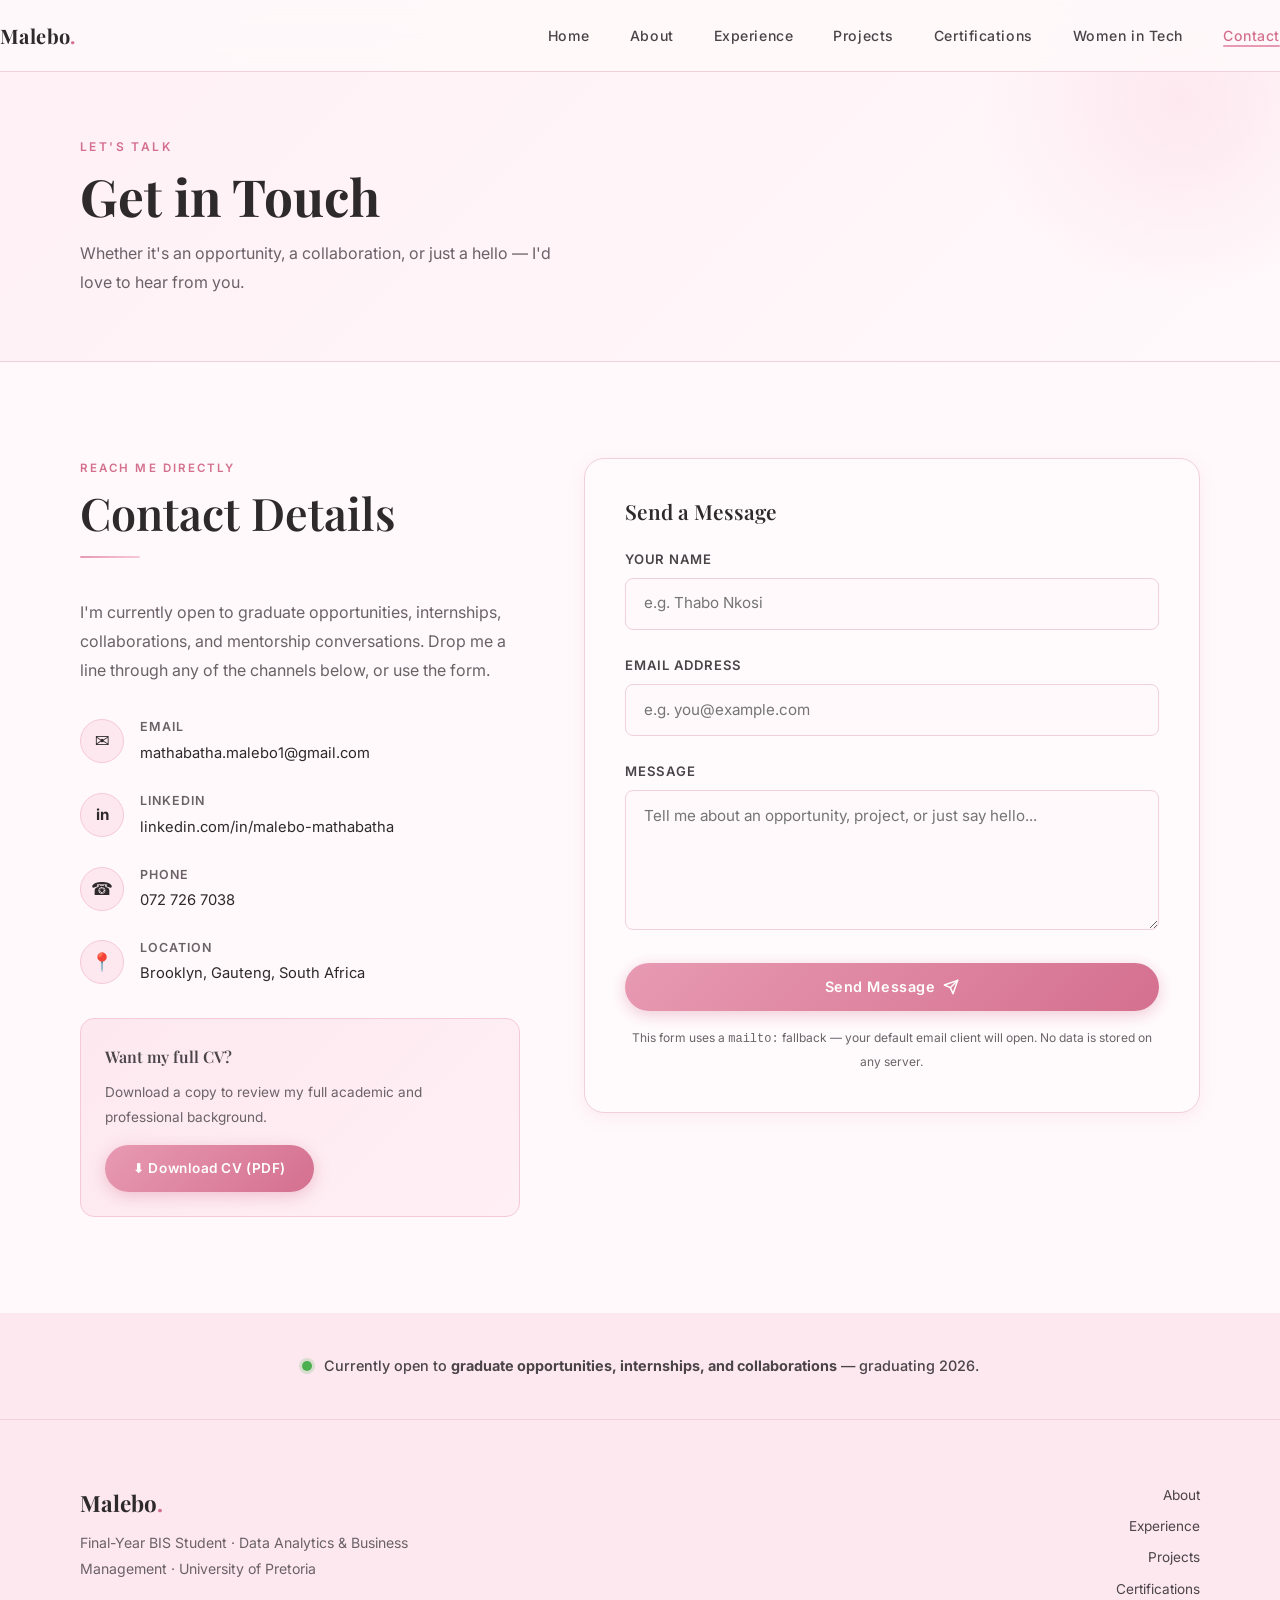
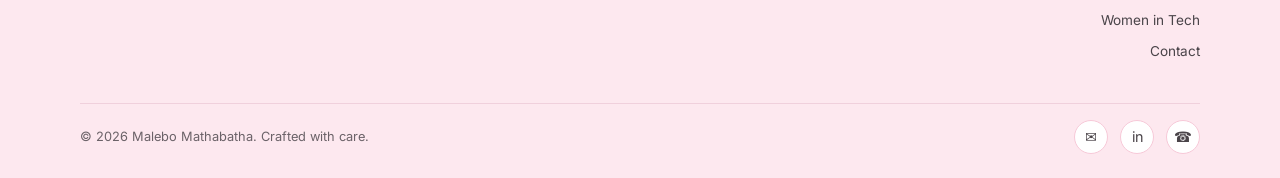
<file: contact.html>
<!DOCTYPE html>
<html lang="en">
<head>
  <meta charset="UTF-8">
  <meta name="viewport" content="width=device-width, initial-scale=1.0">
  <meta name="description" content="Contact Malebo Mathabatha — get in touch via email, LinkedIn, or the contact form. Open to opportunities, collaborations, and conversations.">
  <title>Contact — Malebo Mathabatha</title>
  <link rel="preconnect" href="https://fonts.googleapis.com">
  <link rel="preconnect" href="https://fonts.gstatic.com" crossorigin>
  <link rel="stylesheet" href="assets/style.css">
</head>
<body>

  <!-- ── NAV ─────────────────────────────────────────────── -->
  <nav class="nav" role="navigation" aria-label="Main navigation">
    <div class="container nav__inner">
      <a href="index.html" class="nav__logo">Malebo<span>.</span></a>
      <ul class="nav__links" role="list">
        <li><a href="index.html"          class="nav__link">Home</a></li>
        <li><a href="about.html"          class="nav__link">About</a></li>
        <li><a href="experience.html"     class="nav__link">Experience</a></li>
        <li><a href="projects.html"       class="nav__link">Projects</a></li>
        <li><a href="certifications.html" class="nav__link">Certifications</a></li>
        <li><a href="women-in-tech.html"  class="nav__link">Women in Tech</a></li>
        <li><a href="contact.html"        class="nav__link">Contact</a></li>
      </ul>
      <button class="nav__burger" aria-label="Toggle menu" aria-expanded="false" aria-controls="mobile-menu">
        <span></span><span></span><span></span>
      </button>
    </div>
  </nav>
  <div class="nav__mobile" id="mobile-menu" aria-hidden="true">
    <a href="index.html"          class="nav__link">Home</a>
    <a href="about.html"          class="nav__link">About</a>
    <a href="experience.html"     class="nav__link">Experience</a>
    <a href="projects.html"       class="nav__link">Projects</a>
    <a href="certifications.html" class="nav__link">Certifications</a>
    <a href="women-in-tech.html"  class="nav__link">Women in Tech</a>
    <a href="contact.html"        class="nav__link">Contact</a>
  </div>

  <!-- ── PAGE HERO ─────────────────────────────────────────── -->
  <header class="page-hero" aria-labelledby="contact-page-title">
    <div class="container">
      <p class="page-hero__eyebrow">Let's talk</p>
      <h1 class="page-hero__title" id="contact-page-title">Get in Touch</h1>
      <p class="page-hero__sub">Whether it's an opportunity, a collaboration, or just a hello — I'd love to hear from you.</p>
    </div>
  </header>

  <main>
    <section class="section" aria-labelledby="contact-form-title">
      <div class="container contact-grid">

        <!-- ── Left: contact info ─────────────────────────── -->
        <div class="fade-in">
          <p class="section__eyebrow">Reach me directly</p>
          <h2 class="section__title" id="contact-form-title">Contact Details</h2>
          <div class="section__divider"></div>

          <p style="color:var(--charcoal-soft);margin-bottom:2rem;line-height:1.8;">
            I'm currently open to graduate opportunities, internships, collaborations, and mentorship conversations. Drop me a line through any of the channels below, or use the form.
          </p>

          <!-- Email -->
          <div class="contact-info__item">
            <div class="contact-info__icon" aria-hidden="true">✉</div>
            <div>
              <p class="contact-info__label">Email</p>
              <a href="mailto:mathabatha.malebo1@gmail.com" class="contact-info__value">
                mathabatha.malebo1@gmail.com
              </a>
            </div>
          </div>

          <!-- LinkedIn -->
          <div class="contact-info__item">
            <div class="contact-info__icon" aria-hidden="true" style="font-weight:700;font-size:0.95rem;">in</div>
            <div>
              <p class="contact-info__label">LinkedIn</p>
              <a
                href="https://www.linkedin.com/in/malebo-mathabatha"
                target="_blank"
                rel="noopener"
                class="contact-info__value"
              >
                linkedin.com/in/malebo-mathabatha
              </a>
            </div>
          </div>

          <!-- Phone -->
          <div class="contact-info__item">
            <div class="contact-info__icon" aria-hidden="true">☎</div>
            <div>
              <p class="contact-info__label">Phone</p>
              <a href="tel:0727267038" class="contact-info__value">072 726 7038</a>
            </div>
          </div>

          <!-- Location -->
          <div class="contact-info__item">
            <div class="contact-info__icon" aria-hidden="true">📍</div>
            <div>
              <p class="contact-info__label">Location</p>
              <p class="contact-info__value">Brooklyn, Gauteng, South Africa</p>
            </div>
          </div>

          <!-- CV download -->
          <div style="margin-top:2rem;padding:1.5rem;background:linear-gradient(135deg,var(--blush-light),#fff0f5);border:1px solid var(--blush);border-radius:var(--radius-md);">
            <p style="font-family:var(--font-serif);font-size:1rem;font-weight:600;margin-bottom:0.5rem;">Want my full CV?</p>
            <p style="font-size:0.85rem;color:var(--charcoal-soft);margin-bottom:1rem;">Download a copy to review my full academic and professional background.</p>
            <a href="assets/cv/Malebo_Mathabatha_CV.pdf" download class="btn btn--primary" style="font-size:0.85rem;">
              ⬇ Download CV (PDF)
            </a>
          </div>
        </div>

        <!-- ── Right: contact form ────────────────────────── -->
        <div class="fade-in delay-2">
          <form
            class="contact-form"
            id="contact-form"
            novalidate
            aria-label="Contact form"
          >
            <h3 style="font-family:var(--font-serif);font-size:1.3rem;font-weight:600;margin-bottom:1.5rem;">Send a Message</h3>

            <!-- Name -->
            <div class="form-group">
              <label for="field-name">Your Name</label>
              <input
                type="text"
                id="field-name"
                name="name"
                placeholder="e.g. Thabo Nkosi"
                autocomplete="name"
                required
                aria-required="true"
                aria-describedby="err-name"
              >
              <p class="form-group__error" id="err-name" role="alert"></p>
            </div>

            <!-- Email -->
            <div class="form-group">
              <label for="field-email">Email Address</label>
              <input
                type="email"
                id="field-email"
                name="email"
                placeholder="e.g. you@example.com"
                autocomplete="email"
                required
                aria-required="true"
                aria-describedby="err-email"
              >
              <p class="form-group__error" id="err-email" role="alert"></p>
            </div>

            <!-- Message -->
            <div class="form-group">
              <label for="field-message">Message</label>
              <textarea
                id="field-message"
                name="message"
                placeholder="Tell me about an opportunity, project, or just say hello..."
                required
                aria-required="true"
                aria-describedby="err-message"
              ></textarea>
              <p class="form-group__error" id="err-message" role="alert"></p>
            </div>

            <button type="submit" class="btn btn--primary" style="width:100%;justify-content:center;">
              Send Message
              <svg width="16" height="16" viewBox="0 0 24 24" fill="none" stroke="currentColor" stroke-width="2.2" stroke-linecap="round" stroke-linejoin="round" aria-hidden="true"><line x1="22" y1="2" x2="11" y2="13"/><polygon points="22 2 15 22 11 13 2 9 22 2"/></svg>
            </button>

            <!-- Success banner -->
            <div class="form__success" role="status" aria-live="polite">
              ✓ Your message has been sent! I'll get back to you soon.
            </div>

            <p style="font-size:0.75rem;color:var(--charcoal-soft);margin-top:1rem;text-align:center;">
              This form uses a <code>mailto:</code> fallback — your default email client will open. No data is stored on any server.
            </p>
          </form>
        </div>

      </div>
    </section>

    <!-- ── AVAILABILITY STRIP ─────────────────────────────── -->
    <section class="section section--alt" style="padding:2.5rem 0;" aria-label="Availability status">
      <div class="container" style="text-align:center;">
        <div class="fade-in" style="display:flex;align-items:center;justify-content:center;gap:0.75rem;flex-wrap:wrap;">
          <span style="width:10px;height:10px;border-radius:50%;background:#4caf50;display:inline-block;box-shadow:0 0 0 3px rgba(76,175,80,0.2);animation:pulse 2s infinite;" aria-hidden="true"></span>
          <p style="font-size:0.9rem;font-weight:500;color:var(--charcoal-mid);">
            Currently open to <strong>graduate opportunities, internships, and collaborations</strong> — graduating 2026.
          </p>
        </div>
      </div>
    </section>

  </main>

  <!-- ── FOOTER ────────────────────────────────────────────── -->
  <footer class="footer" aria-label="Site footer">
    <div class="container">
      <div class="footer__inner">
        <div>
          <div class="footer__logo">Malebo<span>.</span></div>
          <p class="footer__tagline">Final-Year BIS Student · Data Analytics &amp; Business Management · University of Pretoria</p>
        </div>
        <nav class="footer__nav" aria-label="Footer navigation">
          <a href="about.html">About</a>
          <a href="experience.html">Experience</a>
          <a href="projects.html">Projects</a>
          <a href="certifications.html">Certifications</a>
          <a href="women-in-tech.html">Women in Tech</a>
          <a href="contact.html">Contact</a>
        </nav>
      </div>
      <div class="footer__bottom">
        <span class="footer__copy">&copy; 2026 Malebo Mathabatha. Crafted with care.</span>
        <div class="footer__socials">
          <a href="mailto:mathabatha.malebo1@gmail.com" class="footer__social-link" aria-label="Email">✉</a>
          <a href="https://www.linkedin.com/in/malebo-mathabatha" target="_blank" rel="noopener" class="footer__social-link" aria-label="LinkedIn">in</a>
          <a href="tel:0727267038" class="footer__social-link" aria-label="Phone">☎</a>
        </div>
      </div>
    </div>
  </footer>

  <!-- Pulse keyframe for availability dot -->
  <style>
    @keyframes pulse {
      0%, 100% { box-shadow: 0 0 0 3px rgba(76,175,80,0.20); }
      50%       { box-shadow: 0 0 0 7px rgba(76,175,80,0.08); }
    }
  </style>

  <button class="scroll-top" aria-label="Scroll to top">↑</button>
  <script src="assets/script.js"></script>
</body>
</html>
</file>
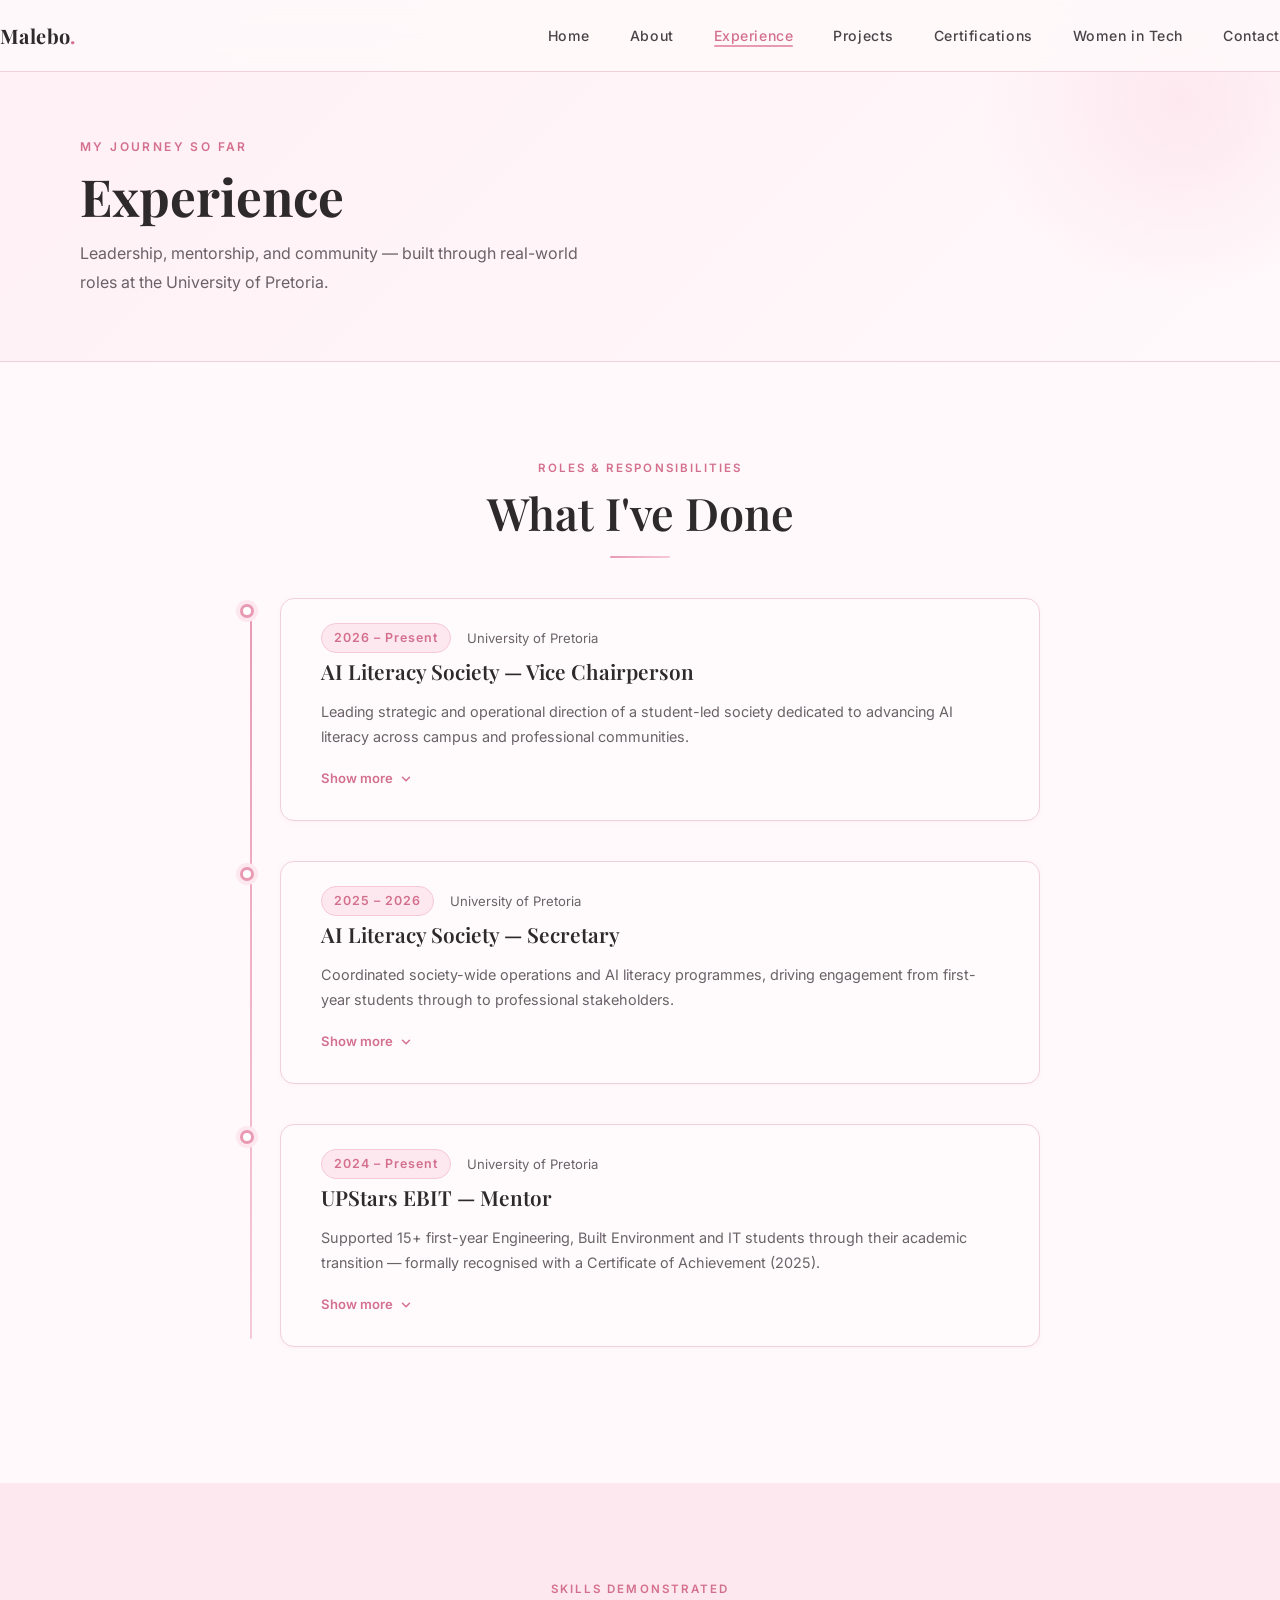
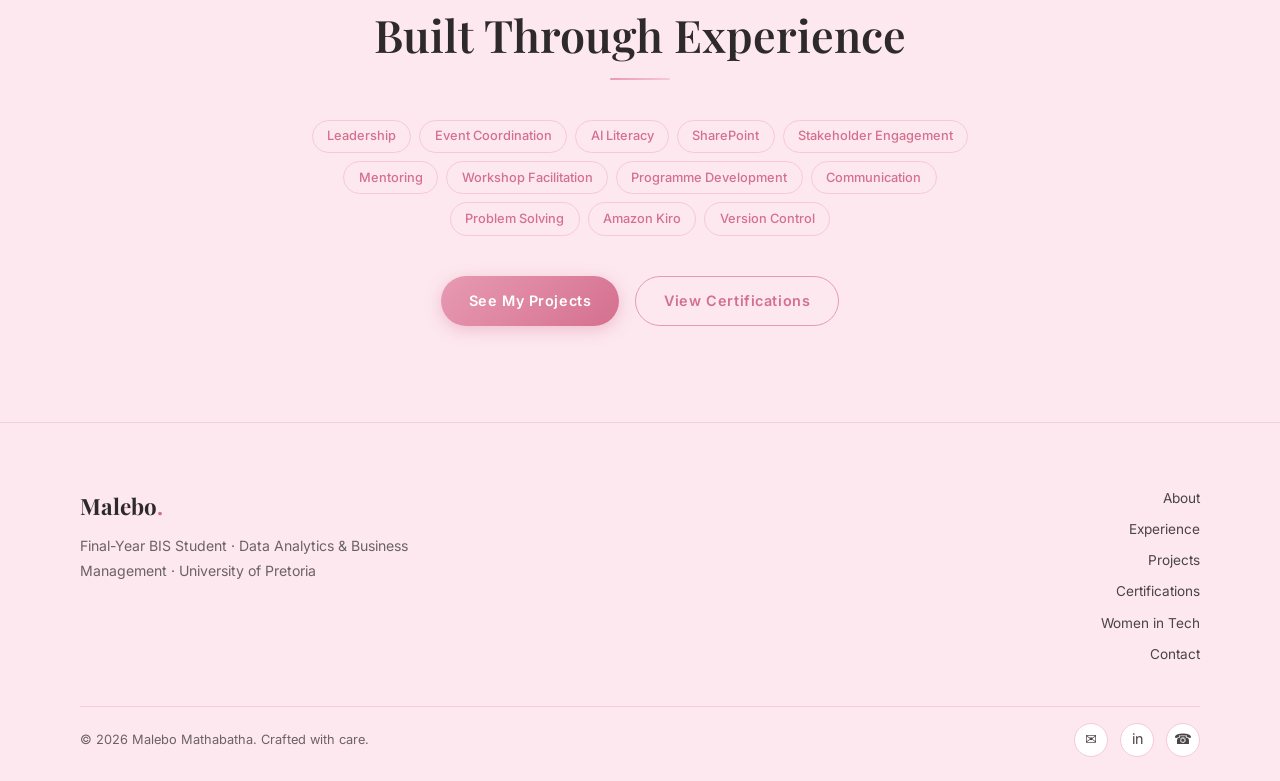
<file: experience.html>
<!DOCTYPE html>
<html lang="en">
<head>
  <meta charset="UTF-8">
  <meta name="viewport" content="width=device-width, initial-scale=1.0">
  <meta name="description" content="Experience — Malebo Mathabatha. AI Literacy Society Vice Chairperson, Secretary, and UPStars EBIT Mentor at the University of Pretoria.">
  <title>Experience — Malebo Mathabatha</title>
  <link rel="preconnect" href="https://fonts.googleapis.com">
  <link rel="preconnect" href="https://fonts.gstatic.com" crossorigin>
  <link rel="stylesheet" href="assets/style.css">
</head>
<body>

  <!-- ── NAV ─────────────────────────────────────────────── -->
  <nav class="nav" role="navigation" aria-label="Main navigation">
    <div class="container nav__inner">
      <a href="index.html" class="nav__logo">Malebo<span>.</span></a>
      <ul class="nav__links" role="list">
        <li><a href="index.html"          class="nav__link">Home</a></li>
        <li><a href="about.html"          class="nav__link">About</a></li>
        <li><a href="experience.html"     class="nav__link">Experience</a></li>
        <li><a href="projects.html"       class="nav__link">Projects</a></li>
        <li><a href="certifications.html" class="nav__link">Certifications</a></li>
        <li><a href="women-in-tech.html"  class="nav__link">Women in Tech</a></li>
        <li><a href="contact.html"        class="nav__link">Contact</a></li>
      </ul>
      <button class="nav__burger" aria-label="Toggle menu" aria-expanded="false" aria-controls="mobile-menu">
        <span></span><span></span><span></span>
      </button>
    </div>
  </nav>
  <div class="nav__mobile" id="mobile-menu" aria-hidden="true">
    <a href="index.html"          class="nav__link">Home</a>
    <a href="about.html"          class="nav__link">About</a>
    <a href="experience.html"     class="nav__link">Experience</a>
    <a href="projects.html"       class="nav__link">Projects</a>
    <a href="certifications.html" class="nav__link">Certifications</a>
    <a href="women-in-tech.html"  class="nav__link">Women in Tech</a>
    <a href="contact.html"        class="nav__link">Contact</a>
  </div>

  <!-- ── PAGE HERO ─────────────────────────────────────────── -->
  <header class="page-hero" aria-labelledby="exp-title">
    <div class="container">
      <p class="page-hero__eyebrow">My journey so far</p>
      <h1 class="page-hero__title" id="exp-title">Experience</h1>
      <p class="page-hero__sub">Leadership, mentorship, and community — built through real-world roles at the University of Pretoria.</p>
    </div>
  </header>

  <main>
    <section class="section" aria-labelledby="timeline-title">
      <div class="container" style="max-width:800px;">

        <p class="section__eyebrow text-center">Roles &amp; Responsibilities</p>
        <h2 class="section__title text-center" id="timeline-title">What I've Done</h2>
        <div class="section__divider section__divider--center"></div>

        <div class="timeline" role="list">

          <!-- ── ROLE 1: Vice Chairperson ─────────────────── -->
          <article class="timeline__item fade-in" role="listitem">
            <div class="timeline__card">
              <div class="timeline__meta">
                <span class="timeline__date">2026 – Present</span>
                <span class="timeline__org">University of Pretoria</span>
              </div>
              <h3 class="timeline__role">AI Literacy Society — Vice Chairperson</h3>
              <p style="font-size:0.9rem;color:var(--charcoal-soft);margin-bottom:0.75rem;line-height:1.7;">
                Leading strategic and operational direction of a student-led society dedicated to advancing AI literacy across campus and professional communities.
              </p>

              <button
                class="timeline__toggle"
                data-target="exp-1-body"
                aria-expanded="false"
                aria-controls="exp-1-body"
              >
                <span class="toggle-label">Show more</span>
                <!-- chevron icon -->
                <svg width="14" height="14" viewBox="0 0 24 24" fill="none" stroke="currentColor" stroke-width="2.5" stroke-linecap="round" stroke-linejoin="round" aria-hidden="true"><polyline points="6 9 12 15 18 9"/></svg>
              </button>

              <div class="timeline__body" id="exp-1-body">
                <ul class="timeline__details" aria-label="Role details">
                  <li>Gained exposure to a Vice Chairperson role within a student-led society focused on advancing AI literacy across campus and professional communities.</li>
                  <li>Spearheading <em>"AI Across Professions"</em> — an initiative featuring 6+ speakers from diverse professional backgrounds, promoting practical AI adoption across academic disciplines and career paths.</li>
                  <li>Co-organised <em>"Vibe. Ship. Win."</em> with AWS Student Builder Group @ TUT, a hands-on workshop for 50+ attendees introducing AI-assisted development workflows using Amazon Kiro, from ideation through deployment.</li>
                  <li>Leading outreach and engagement efforts to grow AI literacy awareness among both technical and non-technical students.</li>
                </ul>
              </div>
            </div>
          </article>

          <!-- ── ROLE 2: Secretary ──────────────────────────── -->
          <article class="timeline__item fade-in delay-2" role="listitem">
            <div class="timeline__card">
              <div class="timeline__meta">
                <span class="timeline__date">2025 – 2026</span>
                <span class="timeline__org">University of Pretoria</span>
              </div>
              <h3 class="timeline__role">AI Literacy Society — Secretary</h3>
              <p style="font-size:0.9rem;color:var(--charcoal-soft);margin-bottom:0.75rem;line-height:1.7;">
                Coordinated society-wide operations and AI literacy programmes, driving engagement from first-year students through to professional stakeholders.
              </p>

              <button
                class="timeline__toggle"
                data-target="exp-2-body"
                aria-expanded="false"
                aria-controls="exp-2-body"
              >
                <span class="toggle-label">Show more</span>
                <svg width="14" height="14" viewBox="0 0 24 24" fill="none" stroke="currentColor" stroke-width="2.5" stroke-linecap="round" stroke-linejoin="round" aria-hidden="true"><polyline points="6 9 12 15 18 9"/></svg>
              </button>

              <div class="timeline__body" id="exp-2-body">
                <ul class="timeline__details" aria-label="Role details">
                  <li>Coordinated 8+ initiatives promoting AI literacy and innovation awareness among first-year students.</li>
                  <li>Streamlined programme coordination through AI-enabled communication tools and SharePoint for group work collaboration, document sharing and version control — reducing manual workload and improving team efficiency.</li>
                  <li>Hosted an <em>"AI in Business"</em> workshop, translating technical AI concepts into practical, commercially relevant applications.</li>
                  <li>Partnered with students and stakeholders to design and deliver educational programming that strengthened engagement and knowledge transfer across the society.</li>
                  <li>Proposed enhancements to digital learning experiences, contributing to ongoing programme development.</li>
                </ul>
              </div>
            </div>
          </article>

          <!-- ── ROLE 3: Mentor ────────────────────────────── -->
          <article class="timeline__item fade-in delay-3" role="listitem">
            <div class="timeline__card">
              <div class="timeline__meta">
                <span class="timeline__date">2024 – Present</span>
                <span class="timeline__org">University of Pretoria</span>
              </div>
              <h3 class="timeline__role">UPStars EBIT — Mentor</h3>
              <p style="font-size:0.9rem;color:var(--charcoal-soft);margin-bottom:0.75rem;line-height:1.7;">
                Supported 15+ first-year Engineering, Built Environment and IT students through their academic transition — formally recognised with a Certificate of Achievement (2025).
              </p>

              <button
                class="timeline__toggle"
                data-target="exp-3-body"
                aria-expanded="false"
                aria-controls="exp-3-body"
              >
                <span class="toggle-label">Show more</span>
                <svg width="14" height="14" viewBox="0 0 24 24" fill="none" stroke="currentColor" stroke-width="2.5" stroke-linecap="round" stroke-linejoin="round" aria-hidden="true"><polyline points="6 9 12 15 18 9"/></svg>
              </button>

              <div class="timeline__body" id="exp-3-body">
                <ul class="timeline__details" aria-label="Role details">
                  <li>Mentored 15+ first-year students, supporting their academic transition and contributing to improved performance and retention.</li>
                  <li>Facilitated structured study sessions, helping students build effective problem-solving and independent learning strategies.</li>
                  <li>Guided students in navigating academic resources and institutional systems, improving their access to critical information.</li>
                  <li>Built meaningful mentor–mentee relationships, fostering an inclusive, supportive environment that encouraged participation and confidence.</li>
                  <li>Identified common academic challenges among students and delivered practical, tailored solutions to support their success.</li>
                  <li>Formally recognised with the <strong>STARS Mentorship Programme Certificate of Achievement</strong> from the Department of Student Affairs (2025).</li>
                </ul>
              </div>
            </div>
          </article>

        </div><!-- /timeline -->

      </div>
    </section>

    <!-- ── SKILLS IN CONTEXT ──────────────────────────────── -->
    <section class="section section--alt" aria-labelledby="context-skills-title">
      <div class="container" style="text-align:center;max-width:700px;margin-inline:auto;">
        <div class="fade-in">
          <p class="section__eyebrow">Skills demonstrated</p>
          <h2 class="section__title" id="context-skills-title">Built Through Experience</h2>
          <div class="section__divider section__divider--center"></div>
          <div class="pill-group" style="justify-content:center;">
            <span class="pill">Leadership</span>
            <span class="pill">Event Coordination</span>
            <span class="pill">AI Literacy</span>
            <span class="pill">SharePoint</span>
            <span class="pill">Stakeholder Engagement</span>
            <span class="pill">Mentoring</span>
            <span class="pill">Workshop Facilitation</span>
            <span class="pill">Programme Development</span>
            <span class="pill">Communication</span>
            <span class="pill">Problem Solving</span>
            <span class="pill">Amazon Kiro</span>
            <span class="pill">Version Control</span>
          </div>
          <div style="margin-top:2.5rem;display:flex;gap:1rem;justify-content:center;flex-wrap:wrap;">
            <a href="projects.html" class="btn btn--primary">See My Projects</a>
            <a href="certifications.html" class="btn btn--outline">View Certifications</a>
          </div>
        </div>
      </div>
    </section>

  </main>

  <!-- ── FOOTER ────────────────────────────────────────────── -->
  <footer class="footer" aria-label="Site footer">
    <div class="container">
      <div class="footer__inner">
        <div>
          <div class="footer__logo">Malebo<span>.</span></div>
          <p class="footer__tagline">Final-Year BIS Student · Data Analytics &amp; Business Management · University of Pretoria</p>
        </div>
        <nav class="footer__nav" aria-label="Footer navigation">
          <a href="about.html">About</a>
          <a href="experience.html">Experience</a>
          <a href="projects.html">Projects</a>
          <a href="certifications.html">Certifications</a>
          <a href="women-in-tech.html">Women in Tech</a>
          <a href="contact.html">Contact</a>
        </nav>
      </div>
      <div class="footer__bottom">
        <span class="footer__copy">&copy; 2026 Malebo Mathabatha. Crafted with care.</span>
        <div class="footer__socials">
          <a href="mailto:mathabatha.malebo1@gmail.com" class="footer__social-link" aria-label="Email">✉</a>
          <a href="https://www.linkedin.com/in/malebo-mathabatha" target="_blank" rel="noopener" class="footer__social-link" aria-label="LinkedIn">in</a>
          <a href="tel:0727267038" class="footer__social-link" aria-label="Phone">☎</a>
        </div>
      </div>
    </div>
  </footer>

  <button class="scroll-top" aria-label="Scroll to top">↑</button>
  <script src="assets/script.js"></script>
</body>
</html>
</file>
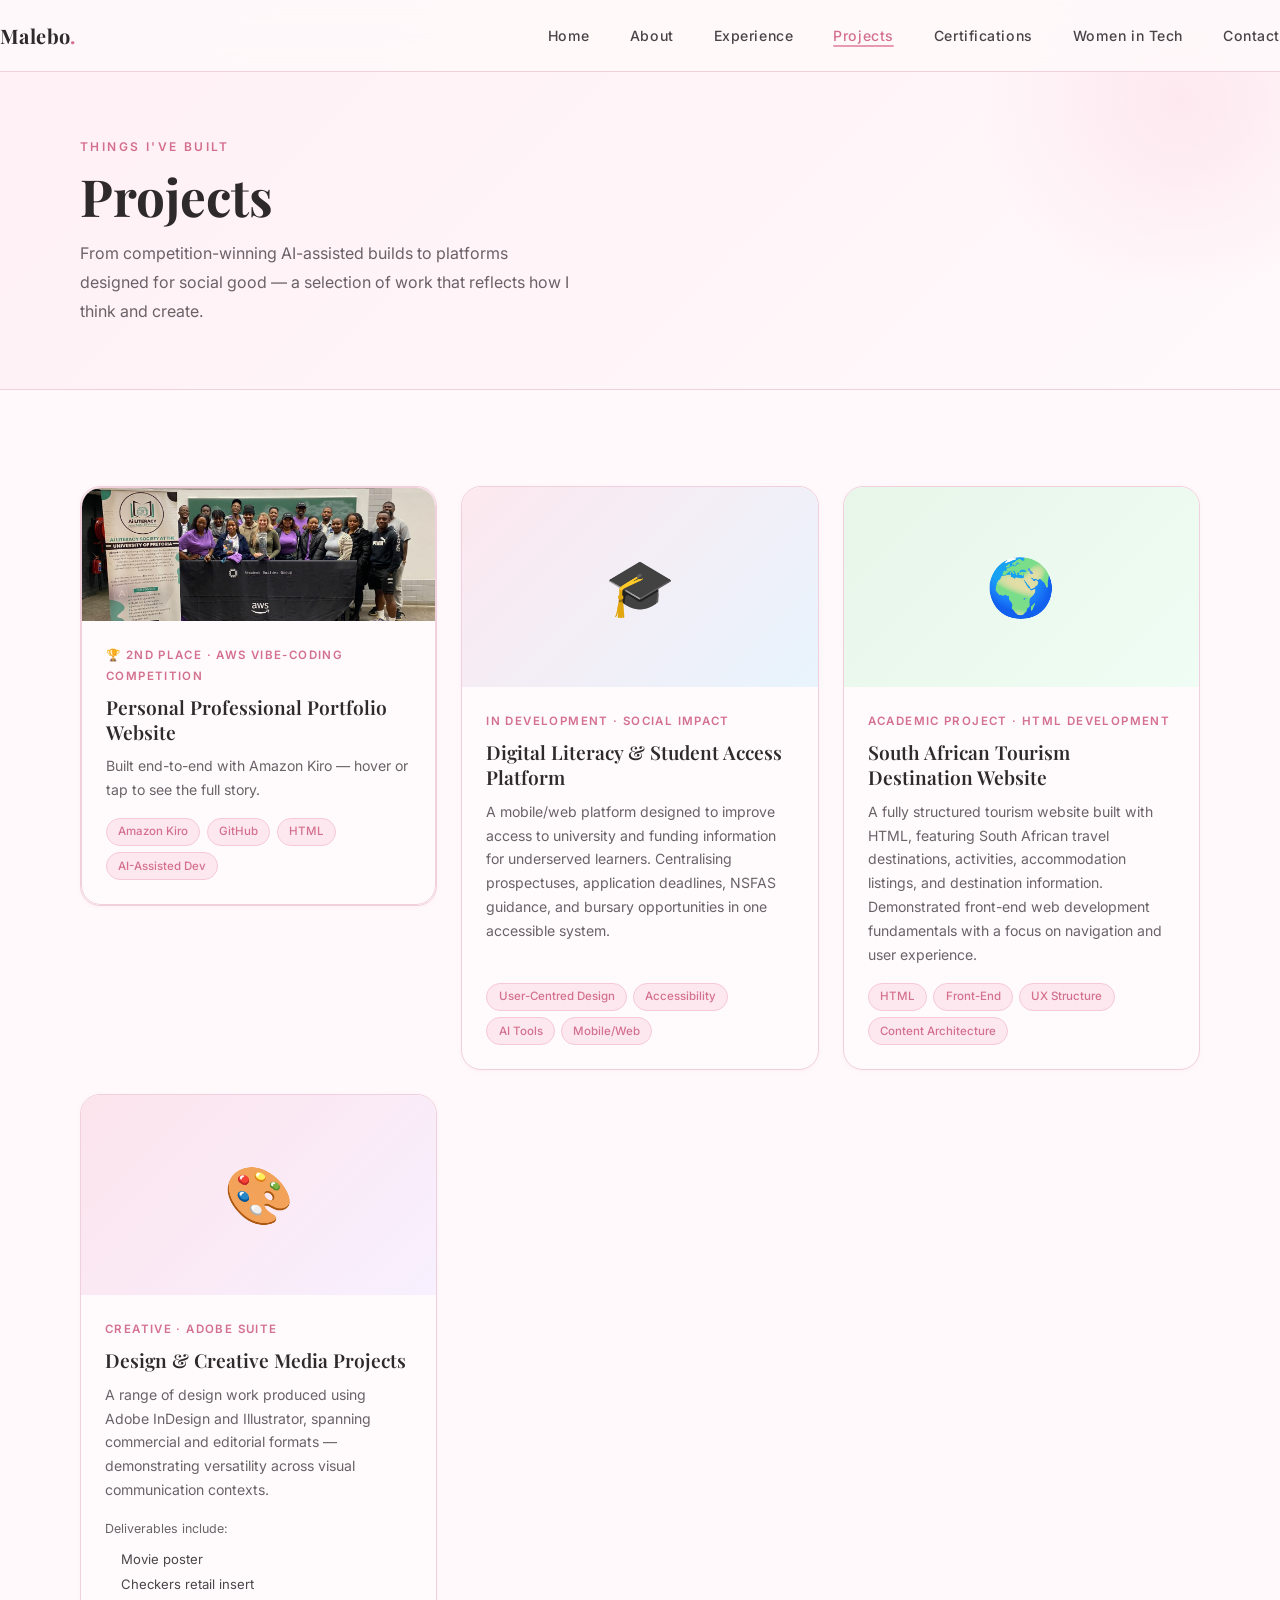
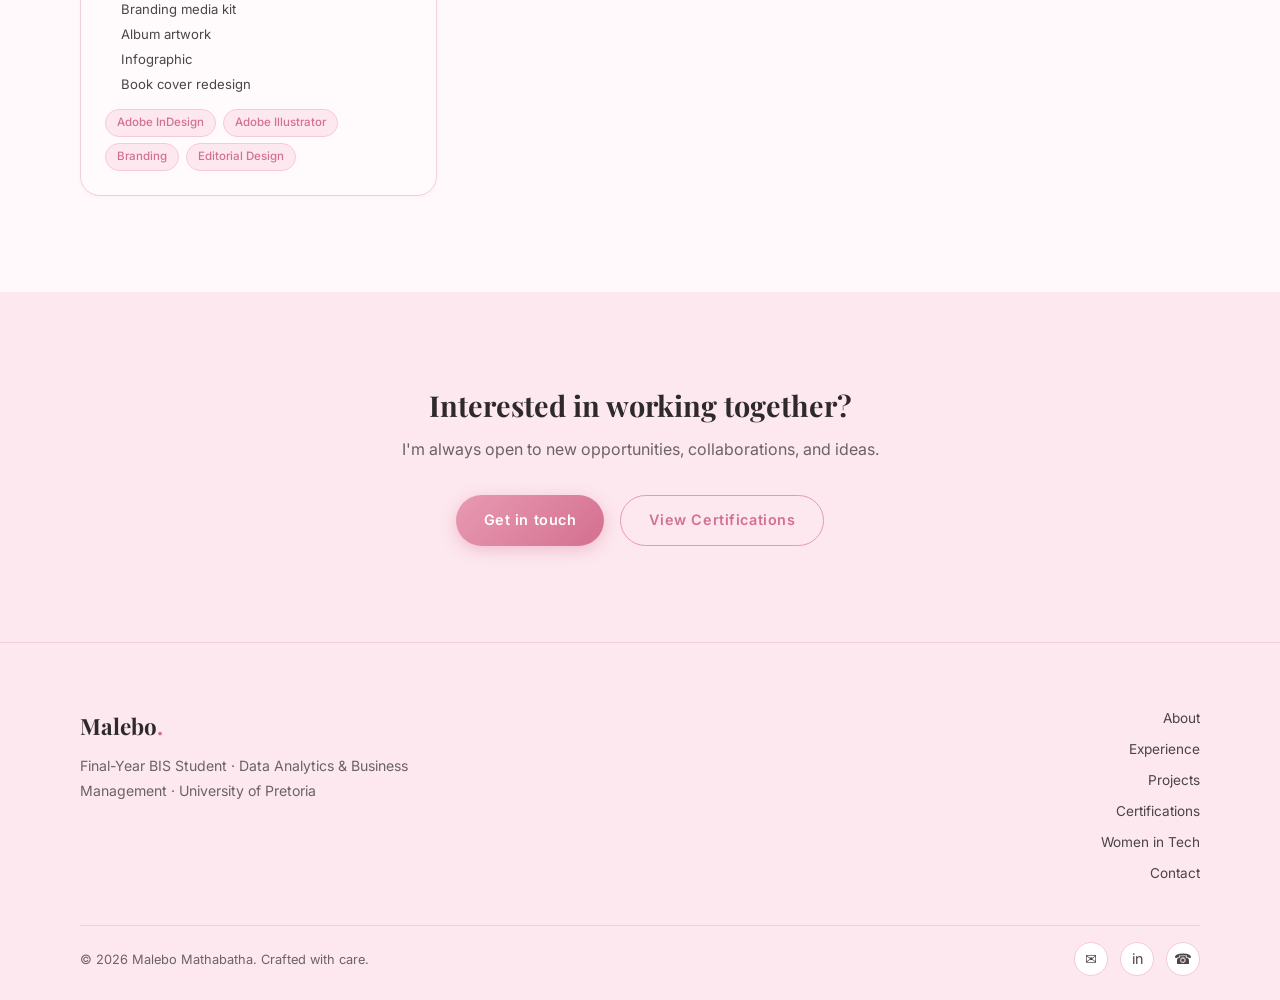
<file: projects.html>
<!DOCTYPE html>
<html lang="en">
<head>
  <meta charset="UTF-8">
  <meta name="viewport" content="width=device-width, initial-scale=1.0">
  <meta name="description" content="Projects — Malebo Mathabatha. AWS Vibe-Coding competition 2nd place, Digital Literacy Platform, Tourism Website, and Creative Media projects.">
  <title>Projects — Malebo Mathabatha</title>
  <link rel="preconnect" href="https://fonts.googleapis.com">
  <link rel="preconnect" href="https://fonts.gstatic.com" crossorigin>
  <link rel="stylesheet" href="assets/style.css">

  <style>
    /* Card flip for AWS project */
    .flip-card {
      perspective: 1200px;
      cursor: pointer;
    }
    .flip-card__inner {
      position: relative;
      width: 100%;
      height: 100%;
      transition: transform 0.65s cubic-bezier(0.34,1.2,0.64,1);
      transform-style: preserve-3d;
    }
    .flip-card:hover .flip-card__inner,
    .flip-card:focus-within .flip-card__inner {
      transform: rotateY(180deg);
    }
    .flip-card__front,
    .flip-card__back {
      position: absolute;
      inset: 0;
      backface-visibility: hidden;
      -webkit-backface-visibility: hidden;
      border-radius: var(--radius-lg);
      overflow: hidden;
      background: var(--bg-card);
      border: 1px solid var(--divider);
      box-shadow: var(--shadow-xs);
      display: flex;
      flex-direction: column;
    }
    .flip-card__back {
      transform: rotateY(180deg);
      background: linear-gradient(135deg, var(--blush-light) 0%, #fff0f5 100%);
      padding: 2rem;
      justify-content: center;
    }
    /* Override card hover for flip card wrapper */
    .project-card.flip-card {
      height: 420px;
    }
  </style>
</head>
<body>

  <!-- ── NAV ─────────────────────────────────────────────── -->
  <nav class="nav" role="navigation" aria-label="Main navigation">
    <div class="container nav__inner">
      <a href="index.html" class="nav__logo">Malebo<span>.</span></a>
      <ul class="nav__links" role="list">
        <li><a href="index.html"          class="nav__link">Home</a></li>
        <li><a href="about.html"          class="nav__link">About</a></li>
        <li><a href="experience.html"     class="nav__link">Experience</a></li>
        <li><a href="projects.html"       class="nav__link">Projects</a></li>
        <li><a href="certifications.html" class="nav__link">Certifications</a></li>
        <li><a href="women-in-tech.html"  class="nav__link">Women in Tech</a></li>
        <li><a href="contact.html"        class="nav__link">Contact</a></li>
      </ul>
      <button class="nav__burger" aria-label="Toggle menu" aria-expanded="false" aria-controls="mobile-menu">
        <span></span><span></span><span></span>
      </button>
    </div>
  </nav>
  <div class="nav__mobile" id="mobile-menu" aria-hidden="true">
    <a href="index.html"          class="nav__link">Home</a>
    <a href="about.html"          class="nav__link">About</a>
    <a href="experience.html"     class="nav__link">Experience</a>
    <a href="projects.html"       class="nav__link">Projects</a>
    <a href="certifications.html" class="nav__link">Certifications</a>
    <a href="women-in-tech.html"  class="nav__link">Women in Tech</a>
    <a href="contact.html"        class="nav__link">Contact</a>
  </div>

  <!-- ── PAGE HERO ─────────────────────────────────────────── -->
  <header class="page-hero" aria-labelledby="proj-title">
    <div class="container">
      <p class="page-hero__eyebrow">Things I've built</p>
      <h1 class="page-hero__title" id="proj-title">Projects</h1>
      <p class="page-hero__sub">From competition-winning AI-assisted builds to platforms designed for social good — a selection of work that reflects how I think and create.</p>
    </div>
  </header>

  <main>
    <section class="section" aria-labelledby="projects-grid-title">
      <div class="container">

        <h2 class="sr-only" id="projects-grid-title">Project cards</h2>

        <div class="projects-grid">

          <!-- ── PROJECT 1: AWS Portfolio (flip card) ──────── -->
          <div
            class="project-card flip-card fade-in"
            tabindex="0"
            role="button"
            aria-label="AWS Vibe-Coding Competition portfolio project — hover or press Enter to flip for details"
          >
            <div class="flip-card__inner">
              <!-- FRONT -->
              <div class="flip-card__front">
                <div class="project-card__img">
                  <img
                    src="assets/images/aws.jpeg"
                    alt="AI Literacy Society members with AWS Student Builder Group at the Vibe. Ship. Win. workshop"
                    loading="lazy"
                  >
                </div>
                <div class="project-card__body">
                  <p class="project-card__badge">🏆 2nd Place · AWS Vibe-Coding Competition</p>
                  <h3 class="project-card__title">Personal Professional Portfolio Website</h3>
                  <p class="project-card__desc">Built end-to-end with Amazon Kiro — hover or tap to see the full story.</p>
                  <div class="project-card__tags">
                    <span class="pill pill--small">Amazon Kiro</span>
                    <span class="pill pill--small">GitHub</span>
                    <span class="pill pill--small">HTML</span>
                    <span class="pill pill--small">AI-Assisted Dev</span>
                  </div>
                </div>
              </div>
              <!-- BACK -->
              <div class="flip-card__back" aria-hidden="true">
                <p style="font-size:0.72rem;font-weight:600;letter-spacing:0.14em;text-transform:uppercase;color:var(--rose-deep);margin-bottom:0.75rem;">Project Detail</p>
                <h3 style="font-family:var(--font-serif);font-size:1.15rem;font-weight:600;margin-bottom:0.75rem;line-height:1.35;">Personal Professional Portfolio Website</h3>
                <ul style="list-style:none;padding:0;margin-bottom:1.25rem;">
                  <li style="font-size:0.87rem;color:var(--charcoal-mid);padding:0.3rem 0;padding-left:1rem;position:relative;line-height:1.65;">
                    <span style="position:absolute;left:0;color:var(--rose);">·</span>
                    Placed 2nd in an AWS vibe-coding competition, building a personal portfolio via AI-assisted, prompt-driven development.
                  </li>
                  <li style="font-size:0.87rem;color:var(--charcoal-mid);padding:0.3rem 0;padding-left:1rem;position:relative;line-height:1.65;">
                    <span style="position:absolute;left:0;color:var(--rose);">·</span>
                    Used Amazon Kiro to design and build the site end-to-end, from ideation through to a deployed, working product.
                  </li>
                  <li style="font-size:0.87rem;color:var(--charcoal-mid);padding:0.3rem 0;padding-left:1rem;position:relative;line-height:1.65;">
                    <span style="position:absolute;left:0;color:var(--rose);">·</span>
                    Managed version control and code hosting using GitHub, structuring commits to track progress through the build.
                  </li>
                  <li style="font-size:0.87rem;color:var(--charcoal-mid);padding:0.3rem 0;padding-left:1rem;position:relative;line-height:1.65;">
                    <span style="position:absolute;left:0;color:var(--rose);">·</span>
                    Gained hands-on experience shipping a deployed product under competition time constraints.
                  </li>
                </ul>
                <div style="display:flex;flex-wrap:wrap;gap:0.4rem;">
                  <span class="pill pill--small">Amazon Kiro</span>
                  <span class="pill pill--small">GitHub</span>
                  <span class="pill pill--small">HTML</span>
                  <span class="pill pill--small">CSS</span>
                  <span class="pill pill--small">Rapid Prototyping</span>
                </div>
              </div>
            </div>
          </div>

          <!-- ── PROJECT 2: Digital Literacy Platform ──────── -->
          <article class="project-card fade-in delay-2">
            <div class="project-card__img project-card__img--placeholder" style="background:linear-gradient(135deg,var(--blush-light),#e8f4fd);">
              <span aria-hidden="true" style="font-size:3.5rem;">🎓</span>
            </div>
            <div class="project-card__body">
              <p class="project-card__badge">In Development · Social Impact</p>
              <h3 class="project-card__title">Digital Literacy &amp; Student Access Platform</h3>
              <p class="project-card__desc">
                A mobile/web platform designed to improve access to university and funding information for underserved learners. Centralising prospectuses, application deadlines, NSFAS guidance, and bursary opportunities in one accessible system.
              </p>
              <div class="project-card__tags">
                <span class="pill pill--small">User-Centred Design</span>
                <span class="pill pill--small">Accessibility</span>
                <span class="pill pill--small">AI Tools</span>
                <span class="pill pill--small">Mobile/Web</span>
              </div>
            </div>
          </article>

          <!-- ── PROJECT 3: Tourism Website ────────────────── -->
          <article class="project-card fade-in delay-3">
            <div class="project-card__img project-card__img--placeholder" style="background:linear-gradient(135deg,#e8f5e9,#f0fdf4);">
              <span aria-hidden="true" style="font-size:3.5rem;">🌍</span>
            </div>
            <div class="project-card__body">
              <p class="project-card__badge">Academic Project · HTML Development</p>
              <h3 class="project-card__title">South African Tourism Destination Website</h3>
              <p class="project-card__desc">
                A fully structured tourism website built with HTML, featuring South African travel destinations, activities, accommodation listings, and destination information. Demonstrated front-end web development fundamentals with a focus on navigation and user experience.
              </p>
              <div class="project-card__tags">
                <span class="pill pill--small">HTML</span>
                <span class="pill pill--small">Front-End</span>
                <span class="pill pill--small">UX Structure</span>
                <span class="pill pill--small">Content Architecture</span>
              </div>
            </div>
          </article>

          <!-- ── PROJECT 4: Creative Media ─────────────────── -->
          <article class="project-card fade-in delay-4">
            <div class="project-card__img project-card__img--placeholder" style="background:linear-gradient(135deg,#fce4ec,#f8f0ff);">
              <span aria-hidden="true" style="font-size:3.5rem;">🎨</span>
            </div>
            <div class="project-card__body">
              <p class="project-card__badge">Creative · Adobe Suite</p>
              <h3 class="project-card__title">Design &amp; Creative Media Projects</h3>
              <p class="project-card__desc">
                A range of design work produced using Adobe InDesign and Illustrator, spanning commercial and editorial formats — demonstrating versatility across visual communication contexts.
              </p>
              <div style="margin-bottom:0.75rem;">
                <p style="font-size:0.78rem;color:var(--charcoal-soft);margin-bottom:0.4rem;">Deliverables include:</p>
                <ul style="font-size:0.82rem;color:var(--charcoal-mid);padding-left:1rem;line-height:1.9;">
                  <li>Movie poster</li>
                  <li>Checkers retail insert</li>
                  <li>Branding media kit</li>
                  <li>Album artwork</li>
                  <li>Infographic</li>
                  <li>Book cover redesign</li>
                </ul>
              </div>
              <div class="project-card__tags">
                <span class="pill pill--small">Adobe InDesign</span>
                <span class="pill pill--small">Adobe Illustrator</span>
                <span class="pill pill--small">Branding</span>
                <span class="pill pill--small">Editorial Design</span>
              </div>
            </div>
          </article>

        </div><!-- /projects-grid -->

      </div>
    </section>

    <!-- ── CTA ─────────────────────────────────────────────── -->
    <section class="section section--alt" aria-label="Navigation prompts">
      <div class="container" style="text-align:center;max-width:520px;margin-inline:auto;">
        <div class="fade-in">
          <h2 style="font-family:var(--font-serif);font-size:1.8rem;margin-bottom:0.75rem;">Interested in working together?</h2>
          <p style="color:var(--charcoal-soft);margin-bottom:2rem;">I'm always open to new opportunities, collaborations, and ideas.</p>
          <div style="display:flex;gap:1rem;justify-content:center;flex-wrap:wrap;">
            <a href="contact.html" class="btn btn--primary">Get in touch</a>
            <a href="certifications.html" class="btn btn--outline">View Certifications</a>
          </div>
        </div>
      </div>
    </section>

  </main>

  <!-- ── FOOTER ────────────────────────────────────────────── -->
  <footer class="footer" aria-label="Site footer">
    <div class="container">
      <div class="footer__inner">
        <div>
          <div class="footer__logo">Malebo<span>.</span></div>
          <p class="footer__tagline">Final-Year BIS Student · Data Analytics &amp; Business Management · University of Pretoria</p>
        </div>
        <nav class="footer__nav" aria-label="Footer navigation">
          <a href="about.html">About</a>
          <a href="experience.html">Experience</a>
          <a href="projects.html">Projects</a>
          <a href="certifications.html">Certifications</a>
          <a href="women-in-tech.html">Women in Tech</a>
          <a href="contact.html">Contact</a>
        </nav>
      </div>
      <div class="footer__bottom">
        <span class="footer__copy">&copy; 2026 Malebo Mathabatha. Crafted with care.</span>
        <div class="footer__socials">
          <a href="mailto:mathabatha.malebo1@gmail.com" class="footer__social-link" aria-label="Email">✉</a>
          <a href="https://www.linkedin.com/in/malebo-mathabatha" target="_blank" rel="noopener" class="footer__social-link" aria-label="LinkedIn">in</a>
          <a href="tel:0727267038" class="footer__social-link" aria-label="Phone">☎</a>
        </div>
      </div>
    </div>
  </footer>

  <button class="scroll-top" aria-label="Scroll to top">↑</button>
  <script src="assets/script.js"></script>
</body>
</html>
</file>
<file: assets/style.css>
/* ============================================================
   MALEBO MATHABATHA — PORTFOLIO STYLESHEET
   Design system: blush pink + white, Playfair Display + Inter
   ============================================================ */

/* ── Google Fonts ─────────────────────────────────────────── */
@import url('https://fonts.googleapis.com/css2?family=Playfair+Display:ital,wght@0,400;0,500;0,600;0,700;1,400;1,500&family=Inter:wght@300;400;500;600&display=swap');

/* ── CSS Custom Properties ────────────────────────────────── */
:root {
  /* Colours */
  --white:        #FFFFFF;
  --bg-soft:      #FFF9FB;
  --bg-card:      #FFFBFD;
  --blush:        #F7C9D8;
  --blush-light:  #FDE8EF;
  --blush-mid:    #F2B3CB;
  --rose:         #E89AB3;
  --rose-deep:    #D4708F;
  --rose-hover:   #C95A7C;
  --charcoal:     #2E2A2C;
  --charcoal-mid: #4A4449;
  --charcoal-soft:#6B6268;
  --divider:      #F0D0DC;

  /* Typography */
  --font-serif:   'Playfair Display', Georgia, serif;
  --font-sans:    'Inter', system-ui, sans-serif;

  /* Spacing scale */
  --space-xs:  0.5rem;
  --space-sm:  1rem;
  --space-md:  1.5rem;
  --space-lg:  2.5rem;
  --space-xl:  4rem;
  --space-2xl: 6rem;

  /* Radii */
  --radius-sm:  8px;
  --radius-md:  14px;
  --radius-lg:  20px;
  --radius-xl:  32px;
  --radius-pill:999px;

  /* Shadows */
  --shadow-xs:  0 1px 4px rgba(232,154,179,0.10);
  --shadow-sm:  0 4px 16px rgba(232,154,179,0.15);
  --shadow-md:  0 8px 32px rgba(232,154,179,0.20);
  --shadow-lg:  0 16px 48px rgba(232,154,179,0.25);

  /* Transitions */
  --ease:       cubic-bezier(0.25, 0.46, 0.45, 0.94);
  --ease-spring:cubic-bezier(0.34, 1.56, 0.64, 1);
  --t-fast:     0.18s;
  --t-mid:      0.35s;
  --t-slow:     0.65s;

  /* Nav height */
  --nav-h: 72px;
}

/* ── Reset ────────────────────────────────────────────────── */
*, *::before, *::after {
  box-sizing: border-box;
  margin: 0;
  padding: 0;
}

html {
  scroll-behavior: smooth;
  font-size: 16px;
  -webkit-text-size-adjust: 100%;
}

body {
  font-family: var(--font-sans);
  background-color: var(--bg-soft);
  color: var(--charcoal);
  line-height: 1.7;
  min-height: 100vh;
  overflow-x: hidden;
}

img, video {
  display: block;
  max-width: 100%;
  height: auto;
}

a {
  color: inherit;
  text-decoration: none;
}

ul, ol {
  list-style: none;
}

button, input, textarea, select {
  font: inherit;
  border: none;
  outline: none;
  background: none;
}

h1, h2, h3, h4, h5 {
  font-family: var(--font-serif);
  line-height: 1.2;
  color: var(--charcoal);
}

p {
  line-height: 1.8;
  color: var(--charcoal-mid);
}

/* ── Utility classes ──────────────────────────────────────── */
.container {
  width: min(1120px, 92vw);
  margin-inline: auto;
}

.sr-only {
  position: absolute;
  width: 1px;
  height: 1px;
  padding: 0;
  overflow: hidden;
  clip: rect(0,0,0,0);
  white-space: nowrap;
  border: 0;
}

.text-rose    { color: var(--rose-deep); }
.text-soft    { color: var(--charcoal-soft); }
.text-center  { text-align: center; }

/* ── Section scaffold ─────────────────────────────────────── */
.section {
  padding: var(--space-2xl) 0;
}

.section--alt {
  background: var(--blush-light);
}

.section__eyebrow {
  font-family: var(--font-sans);
  font-size: 0.72rem;
  font-weight: 600;
  letter-spacing: 0.18em;
  text-transform: uppercase;
  color: var(--rose-deep);
  margin-bottom: var(--space-xs);
}

.section__title {
  font-size: clamp(1.9rem, 3.5vw, 2.8rem);
  font-weight: 600;
  margin-bottom: var(--space-sm);
}

.section__subtitle {
  font-size: 1.05rem;
  color: var(--charcoal-soft);
  max-width: 56ch;
  margin-bottom: var(--space-lg);
}

.section__divider {
  width: 60px;
  height: 2px;
  background: linear-gradient(90deg, var(--rose), var(--blush));
  border-radius: var(--radius-pill);
  margin-bottom: var(--space-lg);
}

/* centered variant */
.section__divider--center {
  margin-inline: auto;
}

/* ── NAV ──────────────────────────────────────────────────── */
.nav {
  position: fixed;
  top: 0;
  left: 0;
  right: 0;
  z-index: 900;
  height: var(--nav-h);
  display: flex;
  align-items: center;
  background: rgba(255,249,251,0.85);
  backdrop-filter: blur(14px);
  -webkit-backdrop-filter: blur(14px);
  border-bottom: 1px solid var(--divider);
  transition: background var(--t-mid) var(--ease),
              box-shadow var(--t-mid) var(--ease);
}

.nav.scrolled {
  background: rgba(255,249,251,0.97);
  box-shadow: var(--shadow-sm);
}

.nav__inner {
  display: flex;
  align-items: center;
  justify-content: space-between;
  width: 100%;
}

.nav__logo {
  font-family: var(--font-serif);
  font-size: 1.25rem;
  font-weight: 700;
  color: var(--charcoal);
  letter-spacing: 0.02em;
  white-space: nowrap;
}

.nav__logo span {
  color: var(--rose-deep);
}

.nav__links {
  display: flex;
  align-items: center;
  gap: var(--space-lg);
}

.nav__link {
  font-size: 0.88rem;
  font-weight: 500;
  color: var(--charcoal-mid);
  letter-spacing: 0.04em;
  position: relative;
  padding-bottom: 3px;
  transition: color var(--t-fast);
}

.nav__link::after {
  content: '';
  position: absolute;
  bottom: 0;
  left: 0;
  width: 0;
  height: 1.5px;
  background: var(--rose);
  border-radius: var(--radius-pill);
  transition: width var(--t-mid) var(--ease);
}

.nav__link:hover,
.nav__link.active {
  color: var(--rose-deep);
}

.nav__link:hover::after,
.nav__link.active::after {
  width: 100%;
}

/* Hamburger */
.nav__burger {
  display: none;
  flex-direction: column;
  gap: 5px;
  cursor: pointer;
  padding: 6px;
  background: none;
  border: none;
}

.nav__burger span {
  display: block;
  width: 24px;
  height: 2px;
  background: var(--charcoal);
  border-radius: var(--radius-pill);
  transition: transform var(--t-mid) var(--ease),
              opacity var(--t-fast);
}

.nav__burger.open span:nth-child(1) {
  transform: translateY(7px) rotate(45deg);
}
.nav__burger.open span:nth-child(2) {
  opacity: 0;
}
.nav__burger.open span:nth-child(3) {
  transform: translateY(-7px) rotate(-45deg);
}

/* Mobile nav overlay */
.nav__mobile {
  display: none;
  position: fixed;
  top: var(--nav-h);
  left: 0;
  right: 0;
  background: rgba(255,249,251,0.98);
  backdrop-filter: blur(20px);
  -webkit-backdrop-filter: blur(20px);
  border-bottom: 1px solid var(--divider);
  padding: var(--space-md) var(--space-md) var(--space-lg);
  z-index: 899;
  flex-direction: column;
  gap: var(--space-sm);
  transform: translateY(-8px);
  opacity: 0;
  transition: transform var(--t-mid) var(--ease),
              opacity var(--t-mid) var(--ease);
}

.nav__mobile.open {
  display: flex;
  transform: translateY(0);
  opacity: 1;
}

.nav__mobile .nav__link {
  font-size: 1.05rem;
  padding: var(--space-xs) 0;
  border-bottom: 1px solid var(--divider);
}

/* Page top offset for fixed nav */
.page-top {
  padding-top: var(--nav-h);
}

/* ── BUTTONS ──────────────────────────────────────────────── */
.btn {
  display: inline-flex;
  align-items: center;
  gap: 0.5rem;
  padding: 0.75rem 1.75rem;
  border-radius: var(--radius-pill);
  font-size: 0.9rem;
  font-weight: 600;
  letter-spacing: 0.04em;
  cursor: pointer;
  transition: transform var(--t-fast) var(--ease-spring),
              box-shadow var(--t-fast) var(--ease),
              background var(--t-fast);
  text-decoration: none;
}

.btn:focus-visible {
  outline: 2px solid var(--rose);
  outline-offset: 3px;
}

.btn--primary {
  background: linear-gradient(135deg, var(--rose), var(--rose-deep));
  color: var(--white);
  box-shadow: 0 4px 16px rgba(212,112,143,0.35);
}

.btn--primary:hover {
  transform: translateY(-2px);
  box-shadow: 0 8px 24px rgba(212,112,143,0.45);
}

.btn--outline {
  background: transparent;
  color: var(--rose-deep);
  border: 1.5px solid var(--rose);
}

.btn--outline:hover {
  background: var(--blush-light);
  transform: translateY(-2px);
  box-shadow: var(--shadow-sm);
}

.btn--ghost {
  background: transparent;
  color: var(--charcoal-mid);
  border: 1.5px solid var(--divider);
}

.btn--ghost:hover {
  border-color: var(--rose);
  color: var(--rose-deep);
  transform: translateY(-1px);
}

/* ── CARDS ────────────────────────────────────────────────── */
.card {
  background: var(--bg-card);
  border-radius: var(--radius-md);
  border: 1px solid var(--divider);
  box-shadow: var(--shadow-xs);
  transition: transform var(--t-mid) var(--ease-spring),
              box-shadow var(--t-mid) var(--ease);
  overflow: hidden;
}

.card:hover {
  transform: translateY(-5px);
  box-shadow: var(--shadow-md);
}

/* ── SKILL PILLS ──────────────────────────────────────────── */
.pill-group {
  display: flex;
  flex-wrap: wrap;
  gap: 0.5rem;
  margin-bottom: var(--space-sm);
}

.pill {
  display: inline-block;
  padding: 0.3rem 0.9rem;
  border-radius: var(--radius-pill);
  font-size: 0.8rem;
  font-weight: 500;
  background: var(--blush-light);
  color: var(--rose-deep);
  border: 1px solid var(--blush);
  transition: background var(--t-fast), transform var(--t-fast);
}

.pill:hover {
  background: var(--blush);
  transform: translateY(-1px);
}

.pill--dark {
  background: var(--charcoal);
  color: var(--blush-light);
  border-color: var(--charcoal-mid);
}

.pill--small {
  font-size: 0.72rem;
  padding: 0.2rem 0.7rem;
}

/* ── SCROLL ANIMATION ─────────────────────────────────────── */
.fade-in {
  opacity: 0;
  transform: translateY(28px);
  transition: opacity var(--t-slow) var(--ease),
              transform var(--t-slow) var(--ease);
}

.fade-in.visible {
  opacity: 1;
  transform: translateY(0);
}

/* Staggered delay helpers */
.delay-1 { transition-delay: 0.10s; }
.delay-2 { transition-delay: 0.20s; }
.delay-3 { transition-delay: 0.30s; }
.delay-4 { transition-delay: 0.40s; }
.delay-5 { transition-delay: 0.50s; }
.delay-6 { transition-delay: 0.60s; }

/* ── HERO ─────────────────────────────────────────────────── */
.hero {
  min-height: 100vh;
  display: grid;
  align-items: center;
  position: relative;
  overflow: hidden;
  padding: var(--space-2xl) 0;
}

/* Soft gradient blob background */
.hero::before {
  content: '';
  position: absolute;
  inset: 0;
  background: radial-gradient(ellipse 80% 60% at 70% 40%, #fde0eb 0%, #fff9fb 60%),
              radial-gradient(ellipse 50% 50% at 20% 80%, #f7c9d8 0%, transparent 70%);
  z-index: 0;
}

.hero__inner {
  position: relative;
  z-index: 1;
  display: grid;
  grid-template-columns: 1fr auto;
  gap: var(--space-xl);
  align-items: center;
}

.hero__text {
  max-width: 58ch;
}

.hero__eyebrow {
  font-family: var(--font-sans);
  font-size: 0.78rem;
  font-weight: 600;
  letter-spacing: 0.2em;
  text-transform: uppercase;
  color: var(--rose-deep);
  margin-bottom: var(--space-sm);
  opacity: 0;
  animation: fadeSlideUp 0.6s var(--ease) 0.2s forwards;
}

.hero__name {
  font-size: clamp(2.8rem, 6vw, 5rem);
  font-weight: 700;
  line-height: 1.05;
  letter-spacing: -0.02em;
  margin-bottom: var(--space-sm);
  opacity: 0;
  animation: fadeSlideUp 0.7s var(--ease) 0.35s forwards;
}

.hero__name em {
  font-style: italic;
  color: var(--rose-deep);
}

.hero__title {
  font-family: var(--font-sans);
  font-size: clamp(0.95rem, 1.8vw, 1.1rem);
  font-weight: 400;
  color: var(--charcoal-mid);
  line-height: 1.6;
  margin-bottom: var(--space-md);
  opacity: 0;
  animation: fadeSlideUp 0.7s var(--ease) 0.5s forwards;
}

.hero__tagline {
  font-family: var(--font-serif);
  font-size: clamp(1rem, 2vw, 1.2rem);
  font-style: italic;
  color: var(--charcoal-soft);
  margin-bottom: var(--space-lg);
  opacity: 0;
  animation: fadeSlideUp 0.7s var(--ease) 0.65s forwards;
}

.hero__actions {
  display: flex;
  gap: var(--space-sm);
  flex-wrap: wrap;
  opacity: 0;
  animation: fadeSlideUp 0.7s var(--ease) 0.8s forwards;
}

/* Hero photo */
.hero__photo-wrap {
  position: relative;
  opacity: 0;
  transform: translateY(30px) scale(0.93);
  animation: photoReveal 0.85s var(--ease-spring) 0.45s forwards;
}

.hero__photo-ring {
  width: clamp(240px, 26vw, 360px);
  height: clamp(240px, 26vw, 360px);
  border-radius: 50%;
  border: 3px solid var(--blush);
  padding: 6px;
  background: var(--white);
  box-shadow: var(--shadow-lg),
              0 0 0 10px rgba(247,201,216,0.15);
  overflow: hidden;
}

.hero__photo-ring img {
  width: 100%;
  height: 100%;
  object-fit: cover;
  border-radius: 50%;
}

/* Decorative blob behind photo */
.hero__photo-wrap::before {
  content: '';
  position: absolute;
  inset: -20px;
  background: radial-gradient(ellipse, var(--blush-light) 0%, transparent 70%);
  z-index: -1;
  border-radius: 50%;
}

@keyframes fadeSlideUp {
  to { opacity: 1; transform: translateY(0); }
}

@keyframes photoReveal {
  to { opacity: 1; transform: translateY(0) scale(1); }
}

/* ── ABOUT PAGE ───────────────────────────────────────────── */
.about-grid {
  display: grid;
  grid-template-columns: 1fr 1fr;
  gap: var(--space-xl);
  align-items: start;
}

.about__profile p + p {
  margin-top: var(--space-sm);
}

.achievement-item {
  display: flex;
  align-items: center;
  gap: var(--space-sm);
  padding: var(--space-sm) var(--space-md);
  background: var(--bg-card);
  border: 1px solid var(--divider);
  border-radius: var(--radius-md);
  margin-bottom: 0.75rem;
}

.achievement-item__icon {
  font-size: 1.4rem;
  flex-shrink: 0;
}

.achievement-item__badge {
  width: 70px;
  height: 70px;
  object-fit: contain;
  border-radius: 50%;
  flex-shrink: 0;
  box-shadow: var(--shadow-xs);
}

.achievement-item__text strong {
  display: block;
  font-family: var(--font-serif);
  font-size: 1rem;
  color: var(--charcoal);
}

.achievement-item__text span {
  font-size: 0.82rem;
  color: var(--charcoal-soft);
}

.skills-section {
  margin-top: var(--space-lg);
}

.skills-category {
  margin-bottom: var(--space-md);
}

.skills-category__label {
  font-size: 0.75rem;
  font-weight: 600;
  letter-spacing: 0.14em;
  text-transform: uppercase;
  color: var(--rose-deep);
  margin-bottom: 0.6rem;
}

/* ── EXPERIENCE TIMELINE ──────────────────────────────────── */
.timeline {
  position: relative;
  padding-left: 2.5rem;
}

.timeline::before {
  content: '';
  position: absolute;
  left: 10px;
  top: 8px;
  bottom: 8px;
  width: 2px;
  background: linear-gradient(to bottom, var(--rose), var(--blush));
  border-radius: var(--radius-pill);
}

.timeline__item {
  position: relative;
  margin-bottom: var(--space-lg);
}

/* Pink node */
.timeline__item::before {
  content: '';
  position: absolute;
  left: -2.5rem;
  top: 6px;
  width: 14px;
  height: 14px;
  border-radius: 50%;
  background: var(--white);
  border: 3px solid var(--rose);
  box-shadow: 0 0 0 4px var(--blush-light);
  z-index: 1;
}

.timeline__card {
  background: var(--bg-card);
  border: 1px solid var(--divider);
  border-radius: var(--radius-md);
  padding: var(--space-md) var(--space-lg);
  box-shadow: var(--shadow-xs);
  transition: box-shadow var(--t-mid) var(--ease);
}

.timeline__card:hover {
  box-shadow: var(--shadow-md);
}

.timeline__meta {
  display: flex;
  align-items: center;
  gap: var(--space-sm);
  margin-bottom: 0.4rem;
  flex-wrap: wrap;
}

.timeline__date {
  font-size: 0.78rem;
  font-weight: 600;
  letter-spacing: 0.08em;
  color: var(--rose-deep);
  background: var(--blush-light);
  padding: 0.2rem 0.75rem;
  border-radius: var(--radius-pill);
  border: 1px solid var(--blush);
}

.timeline__org {
  font-size: 0.82rem;
  color: var(--charcoal-soft);
}

.timeline__role {
  font-family: var(--font-serif);
  font-size: 1.3rem;
  font-weight: 600;
  margin-bottom: var(--space-sm);
}

.timeline__details {
  padding-left: var(--space-sm);
  border-left: 2px solid var(--blush);
  margin-top: var(--space-sm);
}

.timeline__details li {
  font-size: 0.9rem;
  color: var(--charcoal-mid);
  padding: 0.3rem 0;
  padding-left: var(--space-sm);
  position: relative;
  line-height: 1.65;
}

.timeline__details li::before {
  content: '·';
  position: absolute;
  left: 0;
  color: var(--rose);
  font-weight: 700;
}

/* Expand toggle */
.timeline__toggle {
  background: none;
  border: none;
  cursor: pointer;
  font-size: 0.82rem;
  font-weight: 600;
  color: var(--rose-deep);
  display: flex;
  align-items: center;
  gap: 0.4rem;
  padding: 0.4rem 0;
  margin-top: var(--space-xs);
  transition: color var(--t-fast);
}

.timeline__toggle:hover {
  color: var(--rose-hover);
}

.timeline__toggle svg {
  transition: transform var(--t-mid) var(--ease);
}

.timeline__toggle.expanded svg {
  transform: rotate(180deg);
}

.timeline__body {
  max-height: 0;
  overflow: hidden;
  transition: max-height 0.5s var(--ease);
}

.timeline__body.open {
  max-height: 600px;
}

/* ── PROJECTS GRID ────────────────────────────────────────── */
.projects-grid {
  display: grid;
  grid-template-columns: repeat(auto-fill, minmax(300px, 1fr));
  gap: var(--space-md);
}

.project-card {
  background: var(--bg-card);
  border-radius: var(--radius-lg);
  border: 1px solid var(--divider);
  overflow: hidden;
  box-shadow: var(--shadow-xs);
  display: flex;
  flex-direction: column;
  transition: transform var(--t-mid) var(--ease-spring),
              box-shadow var(--t-mid) var(--ease);
}

.project-card:hover {
  transform: translateY(-6px);
  box-shadow: var(--shadow-md);
}

.project-card__img {
  width: 100%;
  height: 200px;
  object-fit: cover;
  background: var(--blush-light);
  position: relative;
  overflow: hidden;
}

.project-card__img img {
  width: 100%;
  height: 100%;
  object-fit: cover;
  transition: transform 0.5s var(--ease);
}

.project-card:hover .project-card__img img {
  transform: scale(1.05);
}

/* Placeholder for cards without images */
.project-card__img--placeholder {
  display: flex;
  align-items: center;
  justify-content: center;
  font-size: 3rem;
}

.project-card__body {
  padding: var(--space-md);
  flex: 1;
  display: flex;
  flex-direction: column;
}

.project-card__badge {
  font-size: 0.72rem;
  font-weight: 600;
  letter-spacing: 0.12em;
  text-transform: uppercase;
  color: var(--rose-deep);
  margin-bottom: 0.5rem;
}

.project-card__title {
  font-family: var(--font-serif);
  font-size: 1.2rem;
  font-weight: 600;
  margin-bottom: 0.6rem;
  line-height: 1.3;
}

.project-card__desc {
  font-size: 0.88rem;
  color: var(--charcoal-soft);
  line-height: 1.7;
  flex: 1;
  margin-bottom: var(--space-sm);
}

.project-card__tags {
  display: flex;
  flex-wrap: wrap;
  gap: 0.4rem;
  margin-top: auto;
}

/* Lightbox overlay */
.lightbox {
  position: fixed;
  inset: 0;
  background: rgba(46,42,44,0.85);
  backdrop-filter: blur(6px);
  z-index: 1000;
  display: flex;
  align-items: center;
  justify-content: center;
  padding: var(--space-md);
  opacity: 0;
  pointer-events: none;
  transition: opacity var(--t-mid) var(--ease);
}

.lightbox.open {
  opacity: 1;
  pointer-events: all;
}

.lightbox__inner {
  background: var(--white);
  border-radius: var(--radius-lg);
  overflow: hidden;
  max-width: 900px;
  width: 100%;
  max-height: 90vh;
  transform: scale(0.9) translateY(20px);
  transition: transform var(--t-mid) var(--ease-spring);
  display: flex;
  flex-direction: column;
}

.lightbox.open .lightbox__inner {
  transform: scale(1) translateY(0);
}

.lightbox__header {
  display: flex;
  align-items: center;
  justify-content: space-between;
  padding: var(--space-sm) var(--space-md);
  border-bottom: 1px solid var(--divider);
  background: var(--bg-soft);
}

.lightbox__title {
  font-family: var(--font-serif);
  font-size: 1.1rem;
  font-weight: 600;
}

.lightbox__close {
  width: 32px;
  height: 32px;
  border-radius: 50%;
  display: flex;
  align-items: center;
  justify-content: center;
  cursor: pointer;
  color: var(--charcoal-mid);
  transition: background var(--t-fast), color var(--t-fast);
  font-size: 1.3rem;
  line-height: 1;
  font-weight: 300;
}

.lightbox__close:hover {
  background: var(--blush-light);
  color: var(--rose-deep);
}

.lightbox__body {
  flex: 1;
  overflow: auto;
  display: flex;
  align-items: center;
  justify-content: center;
}

.lightbox__body img {
  width: 100%;
  height: auto;
  display: block;
}

.lightbox__body iframe,
.lightbox__body embed {
  width: 100%;
  min-height: 70vh;
  border: none;
}

/* ── CERTIFICATIONS ───────────────────────────────────────── */
.cert-grid {
  display: grid;
  grid-template-columns: repeat(auto-fill, minmax(280px, 1fr));
  gap: var(--space-md);
  margin-bottom: var(--space-xl);
}

.cert-card {
  background: var(--bg-card);
  border: 1px solid var(--divider);
  border-radius: var(--radius-md);
  overflow: hidden;
  box-shadow: var(--shadow-xs);
  display: flex;
  flex-direction: column;
  transition: transform var(--t-mid) var(--ease-spring),
              box-shadow var(--t-mid) var(--ease);
}

.cert-card:hover {
  transform: translateY(-4px);
  box-shadow: var(--shadow-md);
}

.cert-card__preview {
  height: 180px;
  background: var(--blush-light);
  overflow: hidden;
  display: flex;
  align-items: center;
  justify-content: center;
  cursor: pointer;
  position: relative;
}

.cert-card__preview iframe,
.cert-card__preview embed {
  width: 100%;
  height: 280px;
  border: none;
  pointer-events: none;
  transform: scale(0.64);
  transform-origin: top center;
  margin-top: -30px;
}

.cert-card__preview::after {
  content: '🔍 View';
  position: absolute;
  inset: 0;
  background: rgba(247,201,216,0.0);
  display: flex;
  align-items: center;
  justify-content: center;
  font-size: 0.85rem;
  font-weight: 600;
  color: var(--rose-deep);
  opacity: 0;
  transition: opacity var(--t-mid), background var(--t-mid);
}

.cert-card__preview:hover::after {
  opacity: 1;
  background: rgba(247,201,216,0.55);
}

.cert-card__body {
  padding: var(--space-sm) var(--space-md);
  flex: 1;
  display: flex;
  flex-direction: column;
}

.cert-card__issuer {
  font-size: 0.72rem;
  font-weight: 600;
  letter-spacing: 0.12em;
  text-transform: uppercase;
  color: var(--rose-deep);
  margin-bottom: 0.3rem;
}

.cert-card__title {
  font-family: var(--font-serif);
  font-size: 1rem;
  font-weight: 600;
  line-height: 1.35;
  margin-bottom: 0.3rem;
}

.cert-card__date {
  font-size: 0.78rem;
  color: var(--charcoal-soft);
  margin-bottom: var(--space-sm);
}

.cert-card__actions {
  display: flex;
  gap: 0.5rem;
  margin-top: auto;
}

.cert-card__actions .btn {
  font-size: 0.78rem;
  padding: 0.45rem 1rem;
}

/* Additional courses list */
.courses-list {
  display: grid;
  grid-template-columns: repeat(auto-fill, minmax(240px, 1fr));
  gap: 0.75rem;
}

.courses-list__item {
  display: flex;
  align-items: flex-start;
  gap: 0.6rem;
  padding: 0.75rem var(--space-sm);
  background: var(--bg-card);
  border: 1px solid var(--divider);
  border-radius: var(--radius-sm);
  font-size: 0.88rem;
  color: var(--charcoal-mid);
  transition: border-color var(--t-fast), transform var(--t-fast);
}

.courses-list__item:hover {
  border-color: var(--rose);
  transform: translateX(3px);
}

.courses-list__item::before {
  content: '✦';
  color: var(--rose);
  font-size: 0.6rem;
  margin-top: 4px;
  flex-shrink: 0;
}

/* ── WOMEN IN TECH ────────────────────────────────────────── */
.wit-banner {
  width: 100%;
  max-width: 500px;
  margin-inline: auto;
  margin-bottom: var(--space-lg);
  filter: drop-shadow(0 8px 24px rgba(0,200,220,0.25));
}

.wit-grid {
  display: grid;
  grid-template-columns: repeat(auto-fill, minmax(260px, 1fr));
  gap: var(--space-md);
}

.wit-card {
  background: var(--bg-card);
  border: 1px solid var(--divider);
  border-radius: var(--radius-lg);
  overflow: hidden;
  box-shadow: var(--shadow-xs);
  transition: transform var(--t-mid) var(--ease-spring),
              box-shadow var(--t-mid);
}

.wit-card:hover {
  transform: translateY(-5px);
  box-shadow: var(--shadow-md);
}

.wit-card__media {
  width: 100%;
  aspect-ratio: 1 / 1;
  object-fit: cover;
  background: var(--blush-light);
  display: flex;
  align-items: center;
  justify-content: center;
}

.wit-card__media img,
.wit-card__media gif {
  width: 100%;
  height: 100%;
  object-fit: cover;
  display: block;
}

.wit-card__body {
  padding: var(--space-sm) var(--space-md);
}

.wit-card__label {
  font-family: var(--font-serif);
  font-size: 1rem;
  font-weight: 500;
}

/* Personal note card */
.wit-note {
  background: linear-gradient(135deg, var(--blush-light) 0%, #fff0f5 100%);
  border: 1px solid var(--blush);
  border-radius: var(--radius-lg);
  padding: var(--space-lg);
  margin-bottom: var(--space-xl);
  position: relative;
}

.wit-note::before {
  content: '"';
  position: absolute;
  top: -10px;
  left: var(--space-md);
  font-family: var(--font-serif);
  font-size: 5rem;
  color: var(--blush);
  line-height: 1;
}

.wit-note p {
  font-family: var(--font-serif);
  font-style: italic;
  font-size: 1.1rem;
  line-height: 1.8;
  color: var(--charcoal);
}

/* Quote cards for role models */
.quote-cards {
  display: grid;
  grid-template-columns: repeat(auto-fill, minmax(260px, 1fr));
  gap: var(--space-md);
  margin-top: var(--space-xl);
}

.quote-card {
  border: 2px solid var(--blush);
  border-radius: var(--radius-md);
  padding: var(--space-md);
  background: var(--white);
  box-shadow: var(--shadow-xs);
  transition: transform var(--t-mid) var(--ease-spring), box-shadow var(--t-mid);
}

.quote-card:hover {
  transform: translateY(-4px);
  box-shadow: var(--shadow-md);
}

.quote-card__quote {
  font-family: var(--font-serif);
  font-style: italic;
  font-size: 0.95rem;
  line-height: 1.75;
  color: var(--charcoal);
  margin-bottom: var(--space-sm);
}

.quote-card__name {
  font-size: 0.82rem;
  font-weight: 600;
  color: var(--rose-deep);
}

.quote-card__title-role {
  font-size: 0.78rem;
  color: var(--charcoal-soft);
}

/* ── CONTACT ──────────────────────────────────────────────── */
.contact-grid {
  display: grid;
  grid-template-columns: 1fr 1.4fr;
  gap: var(--space-xl);
  align-items: start;
}

.contact-info__item {
  display: flex;
  align-items: center;
  gap: var(--space-sm);
  margin-bottom: var(--space-md);
}

.contact-info__icon {
  width: 44px;
  height: 44px;
  border-radius: 50%;
  background: var(--blush-light);
  border: 1px solid var(--blush);
  display: flex;
  align-items: center;
  justify-content: center;
  font-size: 1.1rem;
  flex-shrink: 0;
  transition: background var(--t-fast), transform var(--t-fast);
}

.contact-info__item:hover .contact-info__icon {
  background: var(--blush);
  transform: scale(1.08);
}

.contact-info__label {
  font-size: 0.78rem;
  font-weight: 600;
  letter-spacing: 0.08em;
  text-transform: uppercase;
  color: var(--charcoal-soft);
}

.contact-info__value {
  font-size: 0.92rem;
  color: var(--charcoal);
  transition: color var(--t-fast);
}

.contact-info__item:hover .contact-info__value {
  color: var(--rose-deep);
}

/* Form */
.contact-form {
  background: var(--bg-card);
  border: 1px solid var(--divider);
  border-radius: var(--radius-lg);
  padding: var(--space-lg);
  box-shadow: var(--shadow-sm);
}

.form-group {
  margin-bottom: var(--space-md);
}

.form-group label {
  display: block;
  font-size: 0.82rem;
  font-weight: 600;
  letter-spacing: 0.06em;
  color: var(--charcoal-mid);
  margin-bottom: 0.5rem;
  text-transform: uppercase;
}

.form-group input,
.form-group textarea {
  width: 100%;
  padding: 0.85rem 1.1rem;
  border-radius: var(--radius-sm);
  border: 1.5px solid var(--divider);
  background: var(--bg-soft);
  color: var(--charcoal);
  font-size: 0.95rem;
  line-height: 1.5;
  transition: border-color var(--t-fast), box-shadow var(--t-fast);
}

.form-group input:focus,
.form-group textarea:focus {
  border-color: var(--rose);
  box-shadow: 0 0 0 3px rgba(232,154,179,0.15);
  background: var(--white);
}

.form-group input.error,
.form-group textarea.error {
  border-color: #e87a7a;
}

.form-group__error {
  font-size: 0.78rem;
  color: #c0392b;
  margin-top: 0.3rem;
  display: none;
}

.form-group.has-error .form-group__error {
  display: block;
}

.form-group textarea {
  min-height: 140px;
  resize: vertical;
}

.form__success {
  display: none;
  background: #f0fdf4;
  border: 1px solid #86efac;
  border-radius: var(--radius-sm);
  padding: var(--space-sm) var(--space-md);
  color: #166534;
  font-size: 0.9rem;
  margin-top: var(--space-sm);
}

/* ── FOOTER ───────────────────────────────────────────────── */
.footer {
  background: linear-gradient(135deg, #fde8ef 0%, var(--blush-light) 100%);
  border-top: 1px solid var(--divider);
  padding: var(--space-xl) 0 var(--space-md);
}

.footer__inner {
  display: grid;
  grid-template-columns: 1fr auto;
  align-items: start;
  gap: var(--space-lg);
  margin-bottom: var(--space-lg);
}

.footer__logo {
  font-family: var(--font-serif);
  font-size: 1.4rem;
  font-weight: 700;
  color: var(--charcoal);
  margin-bottom: 0.5rem;
}

.footer__logo span {
  color: var(--rose-deep);
}

.footer__tagline {
  font-size: 0.88rem;
  color: var(--charcoal-soft);
  max-width: 38ch;
}

.footer__nav {
  display: flex;
  flex-direction: column;
  gap: 0.5rem;
  align-items: flex-end;
}

.footer__nav a {
  font-size: 0.85rem;
  color: var(--charcoal-mid);
  transition: color var(--t-fast);
}

.footer__nav a:hover {
  color: var(--rose-deep);
}

.footer__bottom {
  border-top: 1px solid var(--divider);
  padding-top: var(--space-sm);
  display: flex;
  align-items: center;
  justify-content: space-between;
  gap: var(--space-sm);
  flex-wrap: wrap;
}

.footer__copy {
  font-size: 0.8rem;
  color: var(--charcoal-soft);
}

.footer__socials {
  display: flex;
  gap: 0.75rem;
}

.footer__social-link {
  width: 34px;
  height: 34px;
  border-radius: 50%;
  background: var(--white);
  border: 1px solid var(--blush);
  display: flex;
  align-items: center;
  justify-content: center;
  font-size: 0.9rem;
  color: var(--charcoal-mid);
  transition: background var(--t-fast), color var(--t-fast), transform var(--t-fast);
}

.footer__social-link:hover {
  background: var(--blush);
  color: var(--rose-deep);
  transform: translateY(-2px);
}

/* ── PAGE HERO (inner pages) ──────────────────────────────── */
.page-hero {
  padding: calc(var(--nav-h) + var(--space-xl)) 0 var(--space-xl);
  background: linear-gradient(135deg, #fff0f5 0%, #fff9fb 100%);
  border-bottom: 1px solid var(--divider);
  position: relative;
  overflow: hidden;
}

.page-hero::after {
  content: '';
  position: absolute;
  right: -100px;
  top: -100px;
  width: 400px;
  height: 400px;
  border-radius: 50%;
  background: radial-gradient(circle, var(--blush-light) 0%, transparent 70%);
  pointer-events: none;
}

.page-hero__eyebrow {
  font-size: 0.75rem;
  font-weight: 600;
  letter-spacing: 0.2em;
  text-transform: uppercase;
  color: var(--rose-deep);
  margin-bottom: 0.5rem;
}

.page-hero__title {
  font-size: clamp(2rem, 4.5vw, 3.2rem);
  font-weight: 700;
  margin-bottom: 0.75rem;
  max-width: 20ch;
}

.page-hero__sub {
  font-size: 1rem;
  color: var(--charcoal-soft);
  max-width: 50ch;
}

/* ── RESPONSIVE ───────────────────────────────────────────── */
@media (max-width: 900px) {
  .hero__inner {
    grid-template-columns: 1fr;
    text-align: center;
  }

  .hero__actions {
    justify-content: center;
  }

  .hero__photo-wrap {
    order: -1;
    display: flex;
    justify-content: center;
  }

  .hero__photo-ring {
    width: 200px;
    height: 200px;
  }

  .about-grid {
    grid-template-columns: 1fr;
  }

  .contact-grid {
    grid-template-columns: 1fr;
  }

  .footer__inner {
    grid-template-columns: 1fr;
  }

  .footer__nav {
    align-items: flex-start;
    flex-direction: row;
    flex-wrap: wrap;
    gap: var(--space-sm);
  }
}

@media (max-width: 640px) {
  :root {
    --space-2xl: 4rem;
    --space-xl:  2.5rem;
  }

  .nav__links {
    display: none;
  }

  .nav__burger {
    display: flex;
  }

  .projects-grid,
  .cert-grid,
  .wit-grid {
    grid-template-columns: 1fr;
  }

  .hero__actions {
    flex-direction: column;
    align-items: center;
  }

  .hero__actions .btn {
    width: 100%;
    justify-content: center;
    max-width: 260px;
  }

  .timeline {
    padding-left: 1.8rem;
  }

  .timeline::before {
    left: 6px;
  }

  .timeline__item::before {
    left: -1.8rem;
  }
}

@media (max-width: 420px) {
  .cert-grid,
  .courses-list {
    grid-template-columns: 1fr;
  }
}

/* ── MODAL (generic, for cert PDFs) ──────────────────────── */
.modal {
  position: fixed;
  inset: 0;
  background: rgba(46,42,44,0.80);
  backdrop-filter: blur(8px);
  z-index: 1100;
  display: flex;
  align-items: center;
  justify-content: center;
  padding: var(--space-md);
  opacity: 0;
  pointer-events: none;
  transition: opacity var(--t-mid) var(--ease);
}

.modal.open {
  opacity: 1;
  pointer-events: all;
}

.modal__inner {
  background: var(--white);
  border-radius: var(--radius-lg);
  overflow: hidden;
  max-width: 760px;
  width: 100%;
  max-height: 92vh;
  display: flex;
  flex-direction: column;
  transform: scale(0.88) translateY(24px);
  transition: transform var(--t-mid) var(--ease-spring);
}

.modal.open .modal__inner {
  transform: scale(1) translateY(0);
}

.modal__header {
  display: flex;
  align-items: center;
  justify-content: space-between;
  padding: var(--space-sm) var(--space-md);
  border-bottom: 1px solid var(--divider);
  background: var(--bg-soft);
  flex-shrink: 0;
}

.modal__header-title {
  font-family: var(--font-serif);
  font-size: 1rem;
  font-weight: 600;
}

.modal__close {
  cursor: pointer;
  font-size: 1.4rem;
  line-height: 1;
  color: var(--charcoal-soft);
  background: none;
  border: none;
  padding: 4px 8px;
  border-radius: var(--radius-sm);
  transition: background var(--t-fast), color var(--t-fast);
}

.modal__close:hover {
  background: var(--blush-light);
  color: var(--rose-deep);
}

.modal__body {
  flex: 1;
  overflow: auto;
  display: flex;
  flex-direction: column;
}

.modal__body embed,
.modal__body iframe {
  flex: 1;
  border: none;
  min-height: 72vh;
}

.modal__footer {
  display: flex;
  justify-content: flex-end;
  gap: var(--space-sm);
  padding: var(--space-sm) var(--space-md);
  border-top: 1px solid var(--divider);
  background: var(--bg-soft);
  flex-shrink: 0;
}

/* ── SCROLL TO TOP ────────────────────────────────────────── */
.scroll-top {
  position: fixed;
  bottom: 2rem;
  right: 2rem;
  width: 44px;
  height: 44px;
  border-radius: 50%;
  background: linear-gradient(135deg, var(--rose), var(--rose-deep));
  color: var(--white);
  border: none;
  cursor: pointer;
  display: flex;
  align-items: center;
  justify-content: center;
  font-size: 1.1rem;
  box-shadow: var(--shadow-md);
  opacity: 0;
  transform: translateY(10px);
  transition: opacity var(--t-mid), transform var(--t-mid);
  z-index: 800;
}

.scroll-top.visible {
  opacity: 1;
  transform: translateY(0);
}

.scroll-top:hover {
  transform: translateY(-3px);
  box-shadow: var(--shadow-lg);
}

/* ── PRINT STYLES ─────────────────────────────────────────── */
@media print {
  .nav, .footer, .scroll-top { display: none; }
  .section { padding: 1rem 0; }
}
</file>
